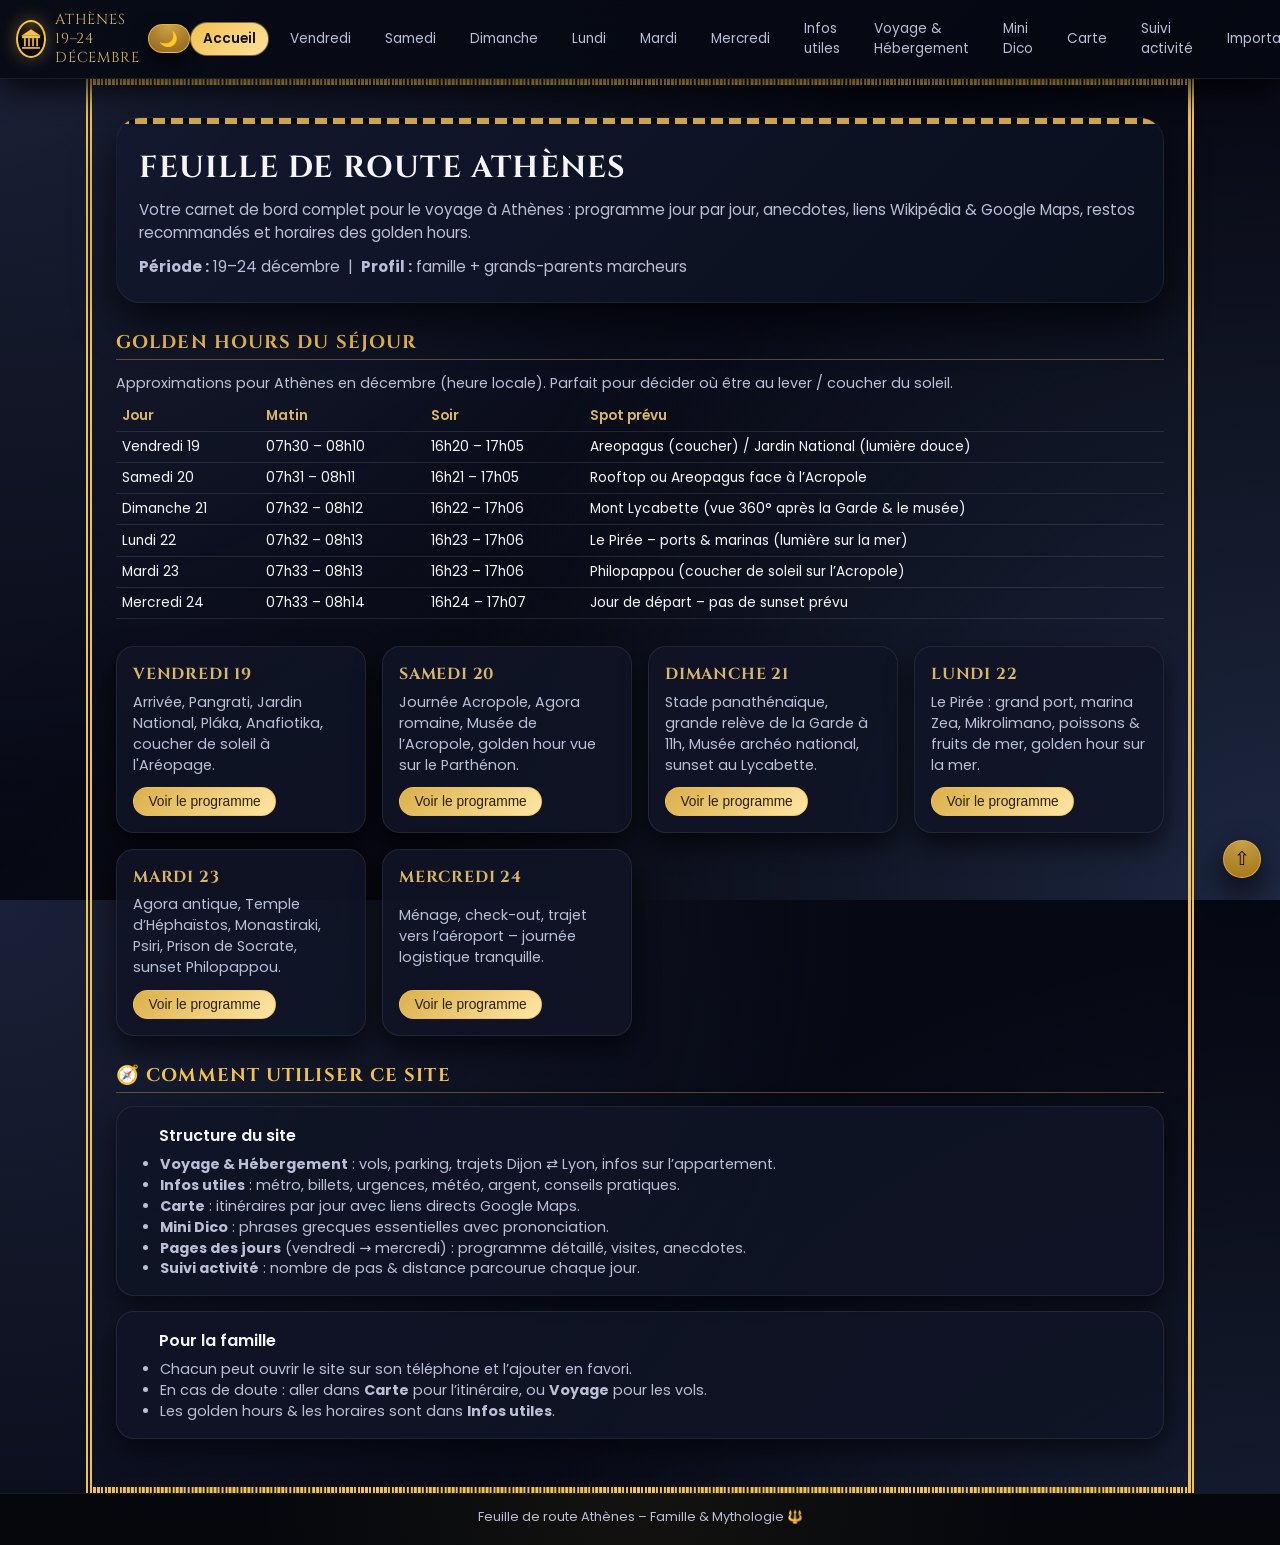
<file: index.html>
<!DOCTYPE html>
<html lang="fr">
<head>
  <meta charset="UTF-8" />
  <title>Athènes – Feuille de route</title>
  <meta name="viewport" content="width=device-width, initial-scale=1.0" />
  <link rel="stylesheet" href="style.css" />
  <script src="script.js" defer></script>
<link rel="icon" type="image/x-icon" href="images/athene.ico">
<link rel="manifest" href="manifest.json">
<meta name="theme-color" content="#0d1220">

<link rel="apple-touch-icon" href="images/athene-192.png">
<meta name="apple-mobile-web-app-capable" content="yes">
<meta name="apple-mobile-web-app-status-bar-style" content="black">
</head>
<body>
  <header class="site-header">
  <div class="logo">
    <span class="logo-symbol" aria-hidden="true">
      <svg viewBox="0 0 64 64" class="logo-temple">
        <!-- toit -->
        <polygon points="8,24 32,8 56,24" />
        <!-- entablement -->
        <rect x="10" y="24" width="44" height="6" />
        <!-- colonnes -->
        <rect x="15" y="30" width="4" height="20" />
        <rect x="25" y="30" width="4" height="20" />
        <rect x="35" y="30" width="4" height="20" />
        <rect x="45" y="30" width="4" height="20" />
        <!-- base -->
        <rect x="10" y="52" width="44" height="4" />
      </svg>
    </span>
    <span class="logo-text">Athènes 19–24 décembre</span>
  </div>

  <div class="header-controls">
    <button class="theme-toggle" aria-label="Changer de thème">
      🌙
    </button>
    <button class="nav-toggle" aria-label="Ouvrir le menu">
      ☰
    </button>
  </div>

  <nav class="site-nav">
    <a href="index.html"class="active">Accueil</a>
    <a href="vendredi.html">Vendredi</a>
    <a href="samedi.html">Samedi</a>
    <a href="dimanche.html">Dimanche</a>
    <a href="lundi.html">Lundi</a>
    <a href="mardi.html">Mardi</a>
    <a href="mercredi.html">Mercredi</a>
    <a href="infos.html" >Infos utiles</a>
    <a href="voyage.html">Voyage &amp; Hébergement</a>
    <a href="dico.html" >Mini Dico</a>
    <a href="carte.html">Carte</a>
    <a href="activite.html">Suivi activité</a>
    <a href="important.html">Important</a>
  </nav>
</header>


<div class="page-frame">
  <main class="container">
    <section class="hero">
      <h1>Feuille de route Athènes</h1>
      <p>
        Votre carnet de bord complet pour le voyage à Athènes :
        programme jour par jour, anecdotes, liens Wikipédia &amp; Google Maps,
        restos recommandés et horaires des golden hours.
      </p>
      <p class="hero-sub">
        <strong>Période :</strong> 19–24 décembre &nbsp;|&nbsp;
        <strong>Profil :</strong> famille + grands-parents marcheurs
      </p>
    </section>

    <!-- GOLDEN HOURS -->
    <section class="timeline">
      <h2>Golden Hours du séjour</h2>
      <p style="color: var(--text-muted); font-size: 0.9rem; margin-bottom: 0.4rem;">
        Approximations pour Athènes en décembre (heure locale). Parfait pour
        décider où être au lever / coucher du soleil.
      </p>
      <table class="golden-table">
        <thead>
          <tr>
            <th>Jour</th>
            <th>Matin</th>
            <th>Soir</th>
            <th>Spot prévu</th>
          </tr>
        </thead>
        <tbody>
          <tr>
            <td>Vendredi 19</td>
            <td>07h30 – 08h10</td>
            <td>16h20 – 17h05</td>
            <td>Areopagus (coucher) / Jardin National (lumière douce)</td>
          </tr>
          <tr>
            <td>Samedi 20</td>
            <td>07h31 – 08h11</td>
            <td>16h21 – 17h05</td>
            <td>Rooftop ou Areopagus face à l’Acropole</td>
          </tr>
          <tr>
            <td>Dimanche 21</td>
            <td>07h32 – 08h12</td>
            <td>16h22 – 17h06</td>
            <td>Mont Lycabette (vue 360° après la Garde &amp; le musée)</td>
          </tr>
          <tr>
            <td>Lundi 22</td>
            <td>07h32 – 08h13</td>
            <td>16h23 – 17h06</td>
            <td>Le Pirée – ports &amp; marinas (lumière sur la mer)</td>
          </tr>
          <tr>
            <td>Mardi 23</td>
            <td>07h33 – 08h13</td>
            <td>16h23 – 17h06</td>
            <td>Philopappou (coucher de soleil sur l’Acropole)</td>
          </tr>
          <tr>
            <td>Mercredi 24</td>
            <td>07h33 – 08h14</td>
            <td>16h24 – 17h07</td>
            <td>Jour de départ – pas de sunset prévu</td>
          </tr>
        </tbody>
      </table>
    </section>

    <!-- CARTES JOUR PAR JOUR -->
    <section class="day-grid">
      <article class="day-card">
        <h2>Vendredi 19</h2>
        <p>Arrivée, Pangrati, Jardin National, Pláka, Anafiotika, coucher de soleil à l'Aréopage.</p>
        <button onclick="location.href='vendredi.html'">Voir le programme</button>
      </article>

      <article class="day-card">
        <h2>Samedi 20</h2>
        <p>Journée Acropole, Agora romaine, Musée de l’Acropole, golden hour vue sur le Parthénon.</p>
        <button onclick="location.href='samedi.html'">Voir le programme</button>
      </article>

      <article class="day-card">
        <h2>Dimanche 21</h2>
        <p>Stade panathénaïque, grande relève de la Garde à 11h, Musée archéo national, sunset au Lycabette.</p>
        <button onclick="location.href='dimanche.html'">Voir le programme</button>
      </article>

      <article class="day-card">
        <h2>Lundi 22</h2>
        <p>Le Pirée : grand port, marina Zea, Mikrolimano, poissons &amp; fruits de mer, golden hour sur la mer.</p>
        <button onclick="location.href='lundi.html'">Voir le programme</button>
      </article>

      <article class="day-card">
        <h2>Mardi 23</h2>
        <p>Agora antique, Temple d’Héphaïstos, Monastiraki, Psiri, Prison de Socrate, sunset Philopappou.</p>
        <button onclick="location.href='mardi.html'">Voir le programme</button>
      </article>

      <article class="day-card">
        <h2>Mercredi 24</h2>
        <p>Ménage, check-out, trajet vers l’aéroport – journée logistique tranquille.</p>
        <button onclick="location.href='mercredi.html'">Voir le programme</button>
      </article>
    </section>
    <section class="timeline">
        <h2>🧭 Comment utiliser ce site</h2>
      
        <article class="info-block">
          <h3>Structure du site</h3>
          <ul>
            <li><strong>Voyage & Hébergement</strong> : vols, parking, trajets Dijon ⇄ Lyon, infos sur l’appartement.</li>
            <li><strong>Infos utiles</strong> : métro, billets, urgences, météo, argent, conseils pratiques.</li>
            <li><strong>Carte</strong> : itinéraires par jour avec liens directs Google Maps.</li>
            <li><strong>Mini Dico</strong> : phrases grecques essentielles avec prononciation.</li>
            <li><strong>Pages des jours</strong> (vendredi → mercredi) : programme détaillé, visites, anecdotes.</li>
            <li><strong>Suivi activité</strong> : nombre de pas & distance parcourue chaque jour.</li>
          </ul>
        </article>
      
        <article class="info-block">
          <h3>Pour la famille</h3>
          <ul>
            <li>Chacun peut ouvrir le site sur son téléphone et l’ajouter en favori.</li>
            <li>En cas de doute : aller dans <strong>Carte</strong> pour l’itinéraire, ou <strong>Voyage</strong> pour les vols.</li>
            <li>Les golden hours & les horaires sont dans <strong>Infos utiles</strong>.</li>
          </ul>
        </article>
      </section>
      
  </main>
</div>

  <button class="scroll-top" aria-label="Revenir en haut">&#8679;</button>

  <footer class="site-footer">
    <p>Feuille de route Athènes – Famille &amp; Mythologie 🔱</p>
  </footer>
</body>
</html>
</file>
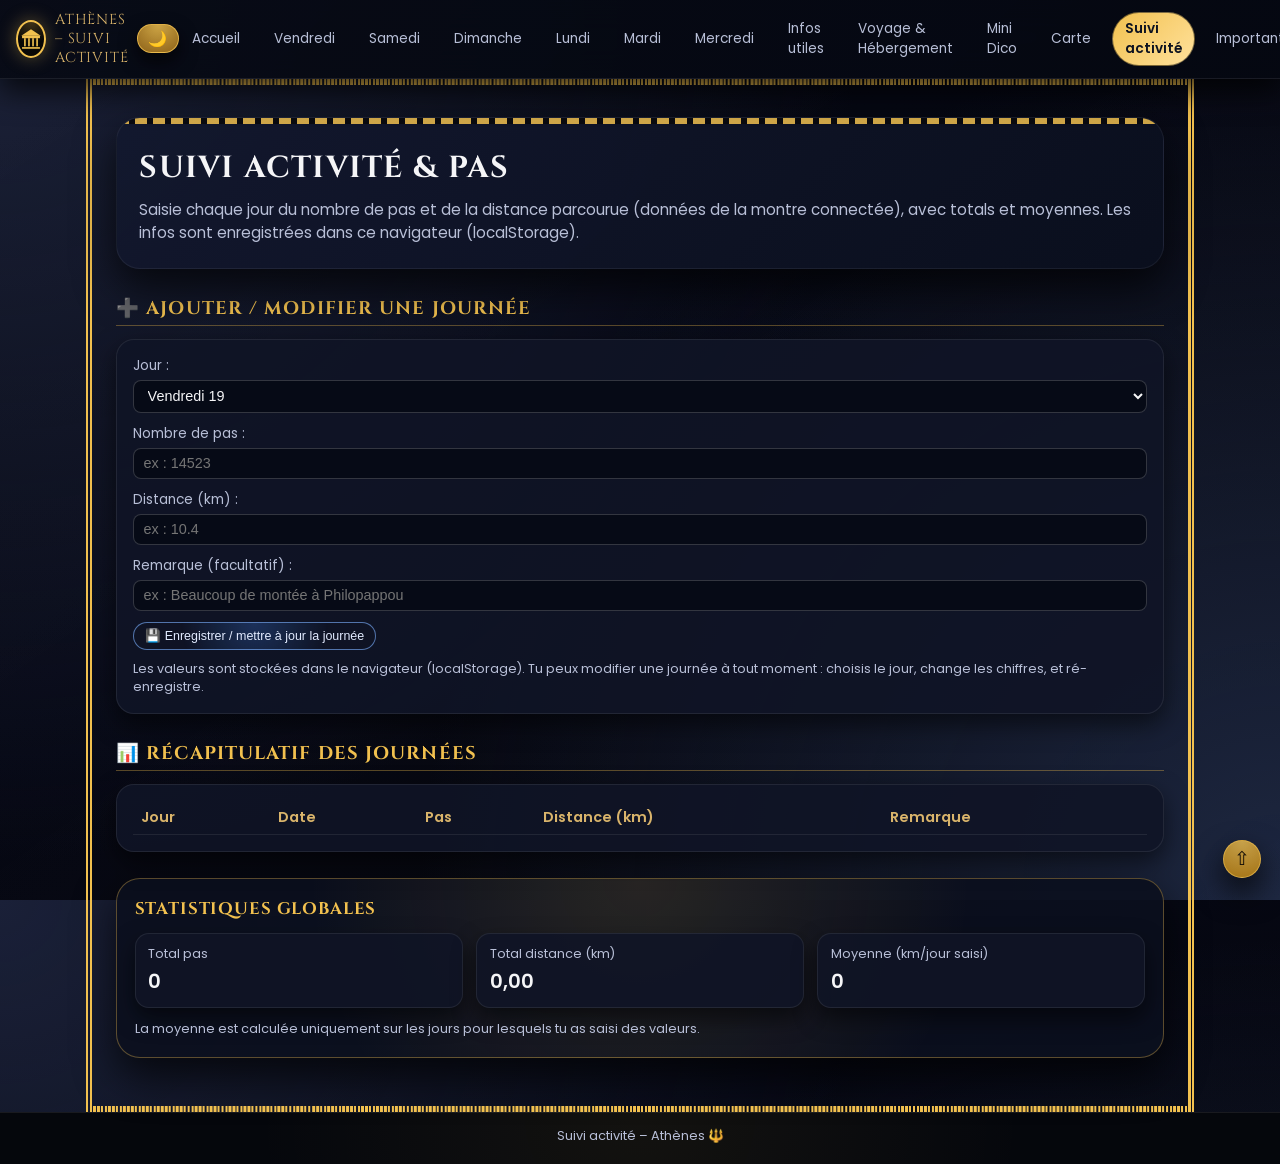
<file: activite.html>
<!DOCTYPE html>
<html lang="fr" data-theme="dark">
<head>
  <meta charset="UTF-8" />
  <title>Suivi activité – Athènes</title>
  <meta name="viewport" content="width=device-width, initial-scale=1.0" />
  <link rel="stylesheet" href="style.css" />
  <script src="script.js" defer></script>
<link rel="icon" type="image/x-icon" href="images/athene.ico">
<link rel="manifest" href="manifest.json">
<meta name="theme-color" content="#0d1220">

<link rel="apple-touch-icon" href="athene-192.png">
<meta name="apple-mobile-web-app-capable" content="yes">
<meta name="apple-mobile-web-app-status-bar-style" content="black">

</head>

<body>

<header class="site-header">
  <div class="logo">
    <span class="logo-symbol" aria-hidden="true">
      <svg viewBox="0 0 64 64" class="logo-temple">
        <polygon points="8,24 32,8 56,24" />
        <rect x="10" y="24" width="44" height="6" />
        <rect x="15" y="30" width="4" height="20" />
        <rect x="25" y="30" width="4" height="20" />
        <rect x="35" y="30" width="4" height="20" />
        <rect x="45" y="30" width="4" height="20" />
        <rect x="10" y="52" width="44" height="4" />
      </svg>
    </span>
    <span class="logo-text">Athènes – Suivi activité</span>
  </div>

  <div class="header-controls">
    <button class="theme-toggle" aria-label="Changer de thème">🌙</button>
    <button class="nav-toggle" aria-label="Ouvrir le menu">☰</button>
  </div>

  <nav class="site-nav">
    <a href="index.html">Accueil</a>
    <a href="vendredi.html">Vendredi</a>
    <a href="samedi.html">Samedi</a>
    <a href="dimanche.html">Dimanche</a>
    <a href="lundi.html">Lundi</a>
    <a href="mardi.html">Mardi</a>
    <a href="mercredi.html">Mercredi</a>
    <a href="infos.html">Infos utiles</a>
    <a href="voyage.html">Voyage &amp; Hébergement</a>
    <a href="dico.html">Mini Dico</a>
    <a href="carte.html">Carte</a>
    <a href="activite.html" class="active">Suivi activité</a>
    <a href="important.html">Important</a>
  </nav>
</header>

<div class="page-frame">
  <main class="container">

    <!-- HERO -->
    <section class="hero day-hero">
      <h1>Suivi activité &amp; pas</h1>
      <p>
        Saisie chaque jour du nombre de pas et de la distance parcourue (données de la montre connectée),
        avec totals et moyennes. Les infos sont enregistrées dans ce navigateur (localStorage).
      </p>
    </section>

    <!-- FORMULAIRE -->
    <section class="timeline">
      <h2>➕ Ajouter / modifier une journée</h2>

      <article class="info-block">
        <form id="activity-form">
          <div class="input-row">
            <label for="day">Jour :</label>
            <select id="day" required>
              <option value="2025-12-19">Vendredi 19</option>
              <option value="2025-12-20">Samedi 20</option>
              <option value="2025-12-21">Dimanche 21</option>
              <option value="2025-12-22">Lundi 22</option>
              <option value="2025-12-23">Mardi 23</option>
              <option value="2025-12-24">Mercredi 24</option>
            </select>
          </div>

          <div class="input-row">
            <label for="steps">Nombre de pas :</label>
            <input type="number" id="steps" min="0" step="1" placeholder="ex : 14523" required />
          </div>

          <div class="input-row">
            <label for="distance">Distance (km) :</label>
            <input type="number" id="distance" min="0" step="0.01" placeholder="ex : 10.4" required />
          </div>

          <div class="input-row">
            <label for="notes">Remarque (facultatif) :</label>
            <input type="text" id="notes" maxlength="80" placeholder="ex : Beaucoup de montée à Philopappou" />
          </div>

          <button type="submit" class="btn-link">
            💾 Enregistrer / mettre à jour la journée
          </button>
        </form>

        <p style="margin-top:0.6rem;font-size:0.8rem;color:var(--text-muted);">
          Les valeurs sont stockées dans le navigateur (localStorage). Tu peux modifier une journée
          à tout moment : choisis le jour, change les chiffres, et ré-enregistre.
        </p>
      </article>
    </section>

    <!-- TABLEAU -->
    <section class="timeline">
      <h2>📊 Récapitulatif des journées</h2>

      <article class="info-block">
        <table class="stats-table" id="activity-table">
          <thead>
            <tr>
              <th>Jour</th>
              <th>Date</th>
              <th>Pas</th>
              <th>Distance (km)</th>
              <th>Remarque</th>
            </tr>
          </thead>
          <tbody>
            <!-- lignes générées en JS -->
          </tbody>
        </table>
      </article>
    </section>

    <!-- STATS -->
    <section class="summary">
      <h2>Statistiques globales</h2>
      <div class="stats-grid">
        <div class="stat-card">
          <div class="stat-label">Total pas</div>
          <div class="stat-value" id="total-steps">0</div>
        </div>
        <div class="stat-card">
          <div class="stat-label">Total distance (km)</div>
          <div class="stat-value" id="total-distance">0</div>
        </div>
        <div class="stat-card">
          <div class="stat-label">Moyenne (km/jour saisi)</div>
          <div class="stat-value" id="avg-distance">0</div>
        </div>
      </div>
      <p style="margin-top:0.7rem;font-size:0.8rem;color:var(--text-muted);">
        La moyenne est calculée uniquement sur les jours pour lesquels tu as saisi des valeurs.
      </p>
    </section>

  </main>
</div>

<button class="scroll-top" aria-label="Revenir en haut">&#8679;</button>

<footer class="site-footer">
  <p>Suivi activité – Athènes 🔱</p>
</footer>

<!-- SCRIPT SPECIFIQUE A LA PAGE -->
<script>
(function() {
  const STORAGE_KEY = "athenes_activity";

  const form = document.getElementById("activity-form");
  const daySelect = document.getElementById("day");
  const stepsInput = document.getElementById("steps");
  const distanceInput = document.getElementById("distance");
  const notesInput = document.getElementById("notes");

  const tableBody = document.querySelector("#activity-table tbody");
  const totalStepsEl = document.getElementById("total-steps");
  const totalDistanceEl = document.getElementById("total-distance");
  const avgDistanceEl = document.getElementById("avg-distance");

  function loadData() {
    try {
      const raw = localStorage.getItem(STORAGE_KEY);
      if (!raw) return {};
      return JSON.parse(raw) || {};
    } catch (e) {
      console.error("Erreur lecture localStorage", e);
      return {};
    }
  }

  function saveData(data) {
    try {
      localStorage.setItem(STORAGE_KEY, JSON.stringify(data));
    } catch (e) {
      console.error("Erreur écriture localStorage", e);
    }
  }

  function formatDayLabel(dateStr) {
    const map = {
      "2025-12-19": "Vendredi 19",
      "2025-12-20": "Samedi 20",
      "2025-12-21": "Dimanche 21",
      "2025-12-22": "Lundi 22",
      "2025-12-23": "Mardi 23",
      "2025-12-24": "Mercredi 24"
    };
    return map[dateStr] || dateStr;
  }

  function renderTable() {
    const data = loadData();
    tableBody.innerHTML = "";
    let totalSteps = 0;
    let totalDistance = 0;
    let countDays = 0;

    const keys = Object.keys(data).sort();

    keys.forEach(dateKey => {
      const entry = data[dateKey];
      const tr = document.createElement("tr");

      const labelCell = document.createElement("td");
      labelCell.textContent = formatDayLabel(dateKey);

      const dateCell = document.createElement("td");
      dateCell.textContent = dateKey;

      const stepsCell = document.createElement("td");
      stepsCell.textContent = entry.steps ?? "";

      const distanceCell = document.createElement("td");
      distanceCell.textContent = entry.distance ?? "";

      const notesCell = document.createElement("td");
      notesCell.textContent = entry.notes ?? "";

      tr.appendChild(labelCell);
      tr.appendChild(dateCell);
      tr.appendChild(stepsCell);
      tr.appendChild(distanceCell);
      tr.appendChild(notesCell);

      tableBody.appendChild(tr);

      if (typeof entry.steps === "number") {
        totalSteps += entry.steps;
      }
      if (typeof entry.distance === "number") {
        totalDistance += entry.distance;
        countDays += 1;
      }
    });

    totalStepsEl.textContent = totalSteps.toLocaleString("fr-FR");
    totalDistanceEl.textContent = totalDistance.toFixed(2).replace(".", ",");
    avgDistanceEl.textContent =
      countDays > 0
        ? (totalDistance / countDays).toFixed(2).replace(".", ",")
        : "0";
  }

  form.addEventListener("submit", function(e) {
    e.preventDefault();
    const day = daySelect.value;
    const steps = parseInt(stepsInput.value, 10);
    const distance = parseFloat(distanceInput.value.replace(",", "."));
    const notes = notesInput.value.trim();

    if (!day || isNaN(steps) || isNaN(distance)) {
      alert("Merci de remplir au moins jour, pas et distance.");
      return;
    }

    const data = loadData();
    data[day] = {
      steps: steps,
      distance: distance,
      notes: notes
    };
    saveData(data);
    renderTable();
  });

  // Quand on change de jour, si des données existent, on les charge dans le formulaire
  daySelect.addEventListener("change", function() {
    const data = loadData();
    const entry = data[daySelect.value];
    if (entry) {
      stepsInput.value = entry.steps ?? "";
      distanceInput.value = entry.distance ?? "";
      notesInput.value = entry.notes ?? "";
    } else {
      stepsInput.value = "";
      distanceInput.value = "";
      notesInput.value = "";
    }
  });

  // Init
  renderTable();
  daySelect.dispatchEvent(new Event("change"));
})();
</script>

</body>
</html>
</file>
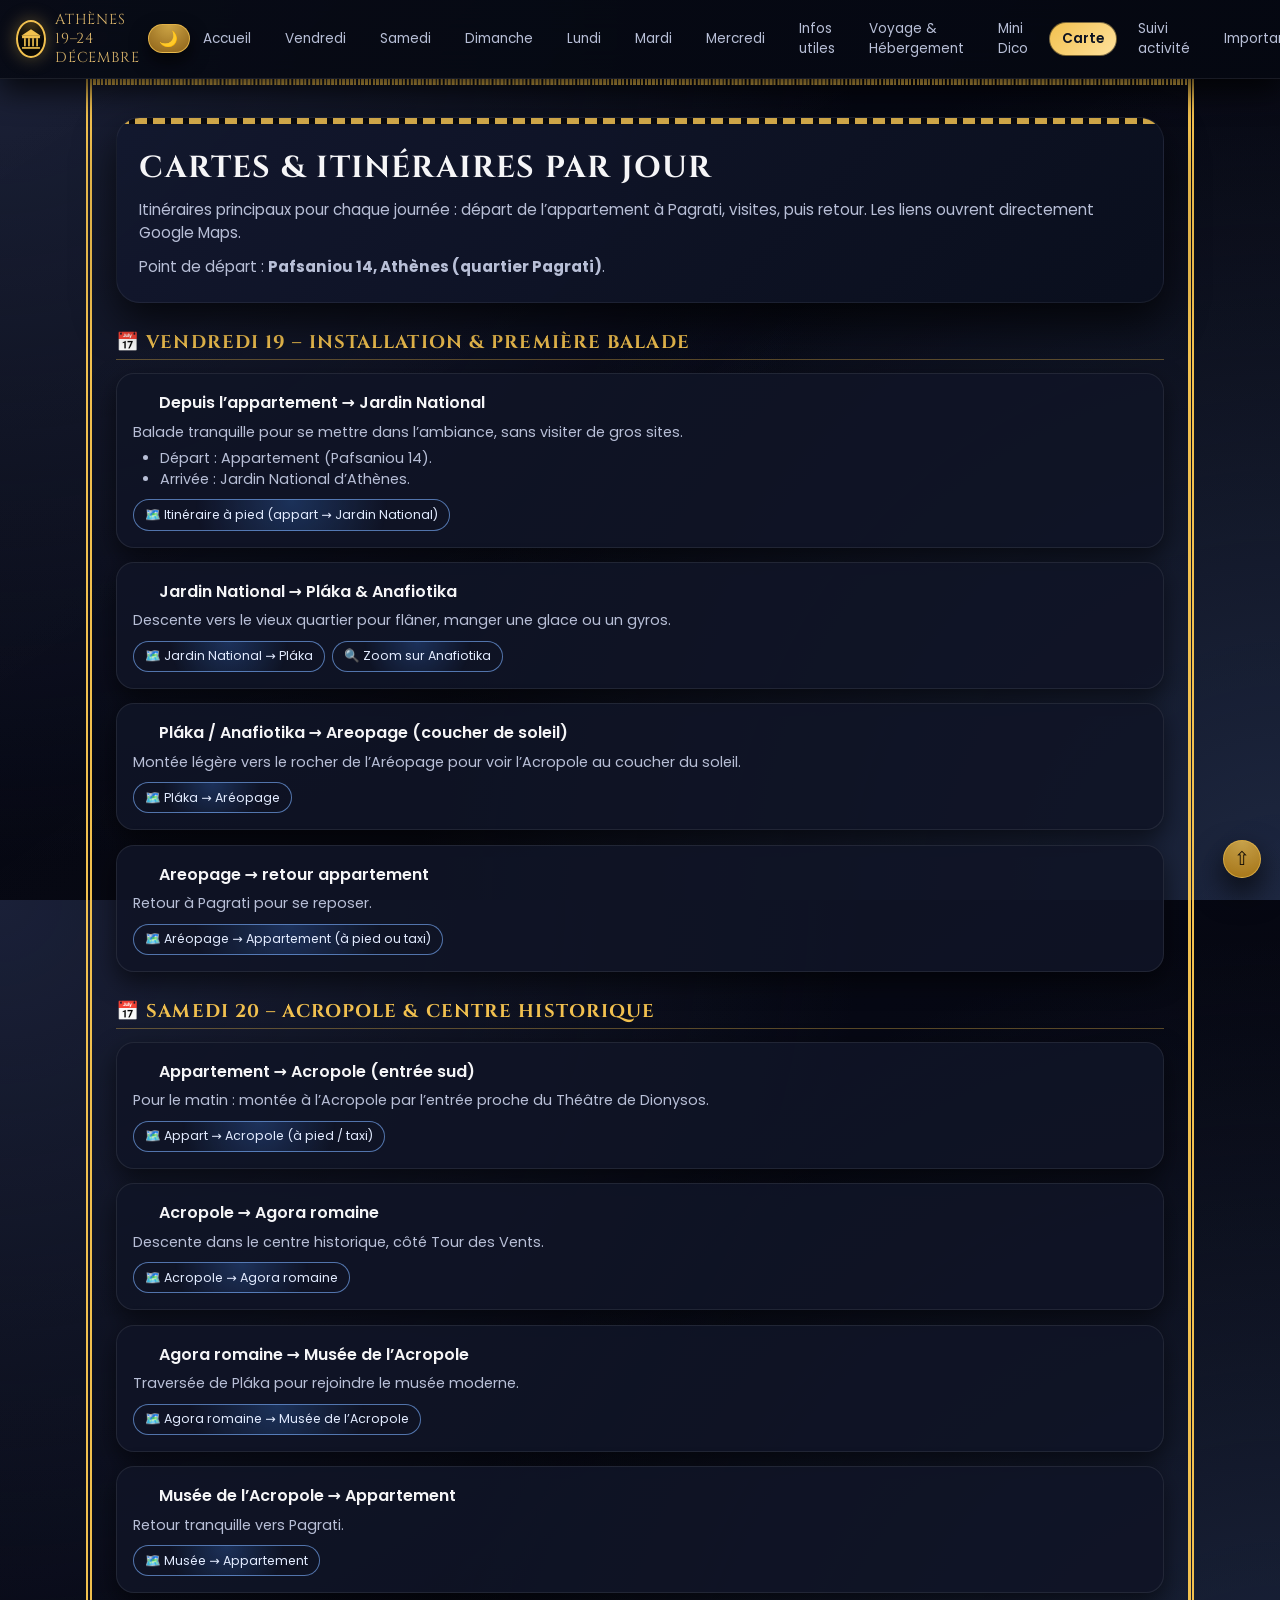
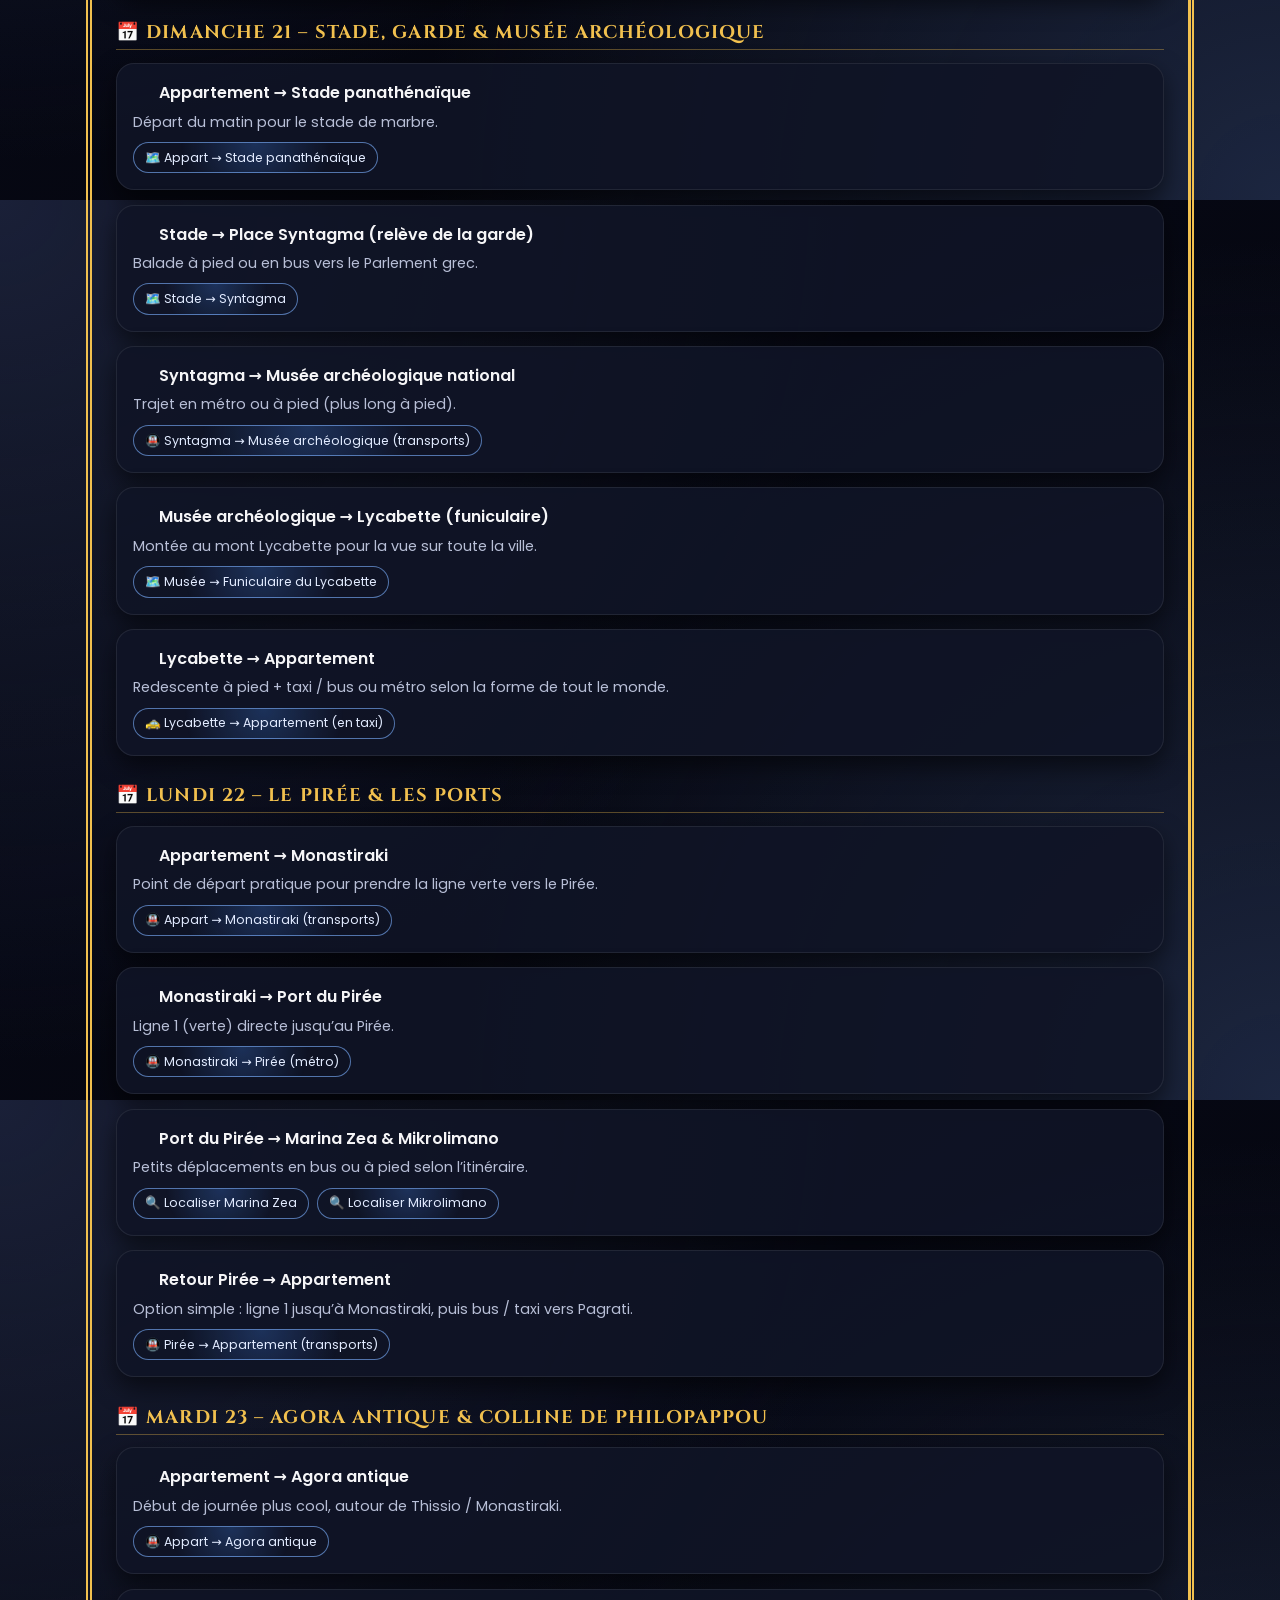
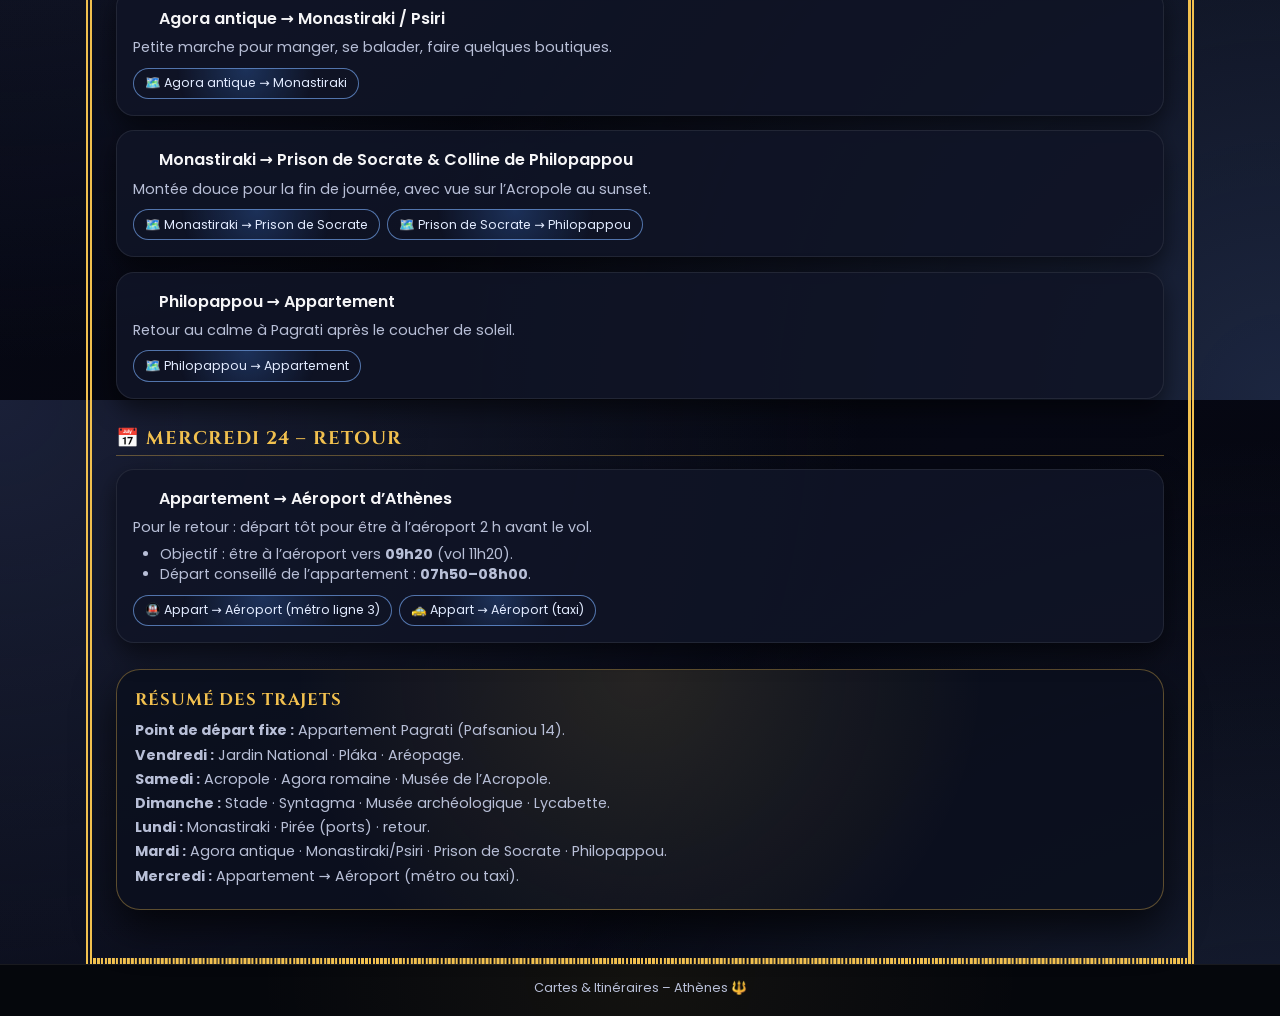
<file: carte.html>
<!DOCTYPE html>
<html lang="fr" data-theme="dark">
<head>
  <meta charset="UTF-8" />
  <title>Cartes & Itinéraires – Athènes</title>
  <meta name="viewport" content="width=device-width, initial-scale=1.0" />
  <link rel="stylesheet" href="style.css" />
  <script src="script.js" defer></script>
<link rel="icon" type="image/x-icon" href="images/athene.ico">
<link rel="manifest" href="manifest.json">
<meta name="theme-color" content="#0d1220">

<link rel="apple-touch-icon" href="athene-192.png">
<meta name="apple-mobile-web-app-capable" content="yes">
<meta name="apple-mobile-web-app-status-bar-style" content="black">
</head>

<body>

<header class="site-header">
  <div class="logo">
    <span class="logo-symbol" aria-hidden="true">
      <svg viewBox="0 0 64 64" class="logo-temple">
        <polygon points="8,24 32,8 56,24" />
        <rect x="10" y="24" width="44" height="6" />
        <rect x="15" y="30" width="4" height="20" />
        <rect x="25" y="30" width="4" height="20" />
        <rect x="35" y="30" width="4" height="20" />
        <rect x="45" y="30" width="4" height="20" />
        <rect x="10" y="52" width="44" height="4" />
      </svg>
    </span>
    <span class="logo-text">Athènes 19–24 décembre</span>
  </div>

  <div class="header-controls">
    <button class="theme-toggle" aria-label="Changer de thème">🌙</button>
    <button class="nav-toggle" aria-label="Ouvrir le menu">☰</button>
  </div>

  <nav class="site-nav">
    <a href="index.html">Accueil</a>
    <a href="vendredi.html">Vendredi</a>
    <a href="samedi.html">Samedi</a>
    <a href="dimanche.html">Dimanche</a>
    <a href="lundi.html">Lundi</a>
    <a href="mardi.html">Mardi</a>
    <a href="mercredi.html">Mercredi</a>
    <a href="infos.html">Infos utiles</a>
    <a href="voyage.html">Voyage &amp; Hébergement</a>
    <a href="dico.html">Mini Dico</a>
    <a href="carte.html" class="active">Carte</a>
    <a href="activite.html">Suivi activité</a>
    <a href="important.html">Important</a>
  </nav>
</header>

<div class="page-frame">
  <main class="container">

    <!-- HERO -->
    <section class="hero day-hero">
      <h1>Cartes & itinéraires par jour</h1>
      <p>
        Itinéraires principaux pour chaque journée : départ de l’appartement à Pagrati,
        visites, puis retour. Les liens ouvrent directement Google Maps.
      </p>
      <p class="hero-sub">
        Point de départ : <strong>Pafsaniou 14, Athènes (quartier Pagrati)</strong>.
      </p>
    </section>

    <!-- VENDREDI -->
    <section class="timeline">
      <h2>📅 Vendredi 19 – Installation & première balade</h2>

      <article class="info-block">
        <h3>Depuis l’appartement → Jardin National</h3>
        <p>Balade tranquille pour se mettre dans l’ambiance, sans visiter de gros sites.</p>
        <ul>
          <li>Départ : Appartement (Pafsaniou 14).</li>
          <li>Arrivée : Jardin National d’Athènes.</li>
        </ul>
        <div class="link-row">
          <a class="btn-link" target="_blank"
             href="https://www.google.com/maps/dir/?api=1&origin=Pafsaniou+14+Athens&destination=National+Garden+Athens&travelmode=walking">
            🗺️ Itinéraire à pied (appart → Jardin National)
          </a>
        </div>
      </article>

      <article class="info-block">
        <h3>Jardin National → Pláka & Anafiotika</h3>
        <p>Descente vers le vieux quartier pour flâner, manger une glace ou un gyros.</p>
        <div class="link-row">
          <a class="btn-link" target="_blank"
             href="https://www.google.com/maps/dir/?api=1&origin=National+Garden+Athens&destination=Plaka+Athens&travelmode=walking">
            🗺️ Jardin National → Pláka
          </a>
          <a class="btn-link" target="_blank"
             href="https://www.google.com/maps/search/?api=1&query=Anafiotika+Athens">
            🔍 Zoom sur Anafiotika
          </a>
        </div>
      </article>

      <article class="info-block">
        <h3>Pláka / Anafiotika → Areopage (coucher de soleil)</h3>
        <p>Montée légère vers le rocher de l’Aréopage pour voir l’Acropole au coucher du soleil.</p>
        <div class="link-row">
          <a class="btn-link" target="_blank"
             href="https://www.google.com/maps/dir/?api=1&origin=Plaka+Athens&destination=Areopagus+Athens&travelmode=walking">
            🗺️ Pláka → Aréopage
          </a>
        </div>
      </article>

      <article class="info-block">
        <h3>Areopage → retour appartement</h3>
        <p>Retour à Pagrati pour se reposer.</p>
        <div class="link-row">
          <a class="btn-link" target="_blank"
             href="https://www.google.com/maps/dir/?api=1&origin=Areopagus+Athens&destination=Pafsaniou+14+Athens&travelmode=walking">
            🗺️ Aréopage → Appartement (à pied ou taxi)
          </a>
        </div>
      </article>
    </section>

    <!-- SAMEDI -->
    <section class="timeline">
      <h2>📅 Samedi 20 – Acropole & centre historique</h2>

      <article class="info-block">
        <h3>Appartement → Acropole (entrée sud)</h3>
        <p>Pour le matin : montée à l’Acropole par l’entrée proche du Théâtre de Dionysos.</p>
        <div class="link-row">
          <a class="btn-link" target="_blank"
             href="https://www.google.com/maps/dir/?api=1&origin=Pafsaniou+14+Athens&destination=Acropolis+of+Athens&travelmode=walking">
            🗺️ Appart → Acropole (à pied / taxi)
          </a>
        </div>
      </article>

      <article class="info-block">
        <h3>Acropole → Agora romaine</h3>
        <p>Descente dans le centre historique, côté Tour des Vents.</p>
        <div class="link-row">
          <a class="btn-link" target="_blank"
             href="https://www.google.com/maps/dir/?api=1&origin=Acropolis+of+Athens&destination=Roman+Agora,+Athens&travelmode=walking">
            🗺️ Acropole → Agora romaine
          </a>
        </div>
      </article>

      <article class="info-block">
        <h3>Agora romaine → Musée de l’Acropole</h3>
        <p>Traversée de Pláka pour rejoindre le musée moderne.</p>
        <div class="link-row">
          <a class="btn-link" target="_blank"
             href="https://www.google.com/maps/dir/?api=1&origin=Roman+Agora,+Athens&destination=Acropolis+Museum&travelmode=walking">
            🗺️ Agora romaine → Musée de l’Acropole
          </a>
        </div>
      </article>

      <article class="info-block">
        <h3>Musée de l’Acropole → Appartement</h3>
        <p>Retour tranquille vers Pagrati.</p>
        <div class="link-row">
          <a class="btn-link" target="_blank"
             href="https://www.google.com/maps/dir/?api=1&origin=Acropolis+Museum&destination=Pafsaniou+14+Athens&travelmode=walking">
            🗺️ Musée → Appartement
          </a>
        </div>
      </article>
    </section>

    <!-- DIMANCHE -->
    <section class="timeline">
      <h2>📅 Dimanche 21 – Stade, Garde & Musée archéologique</h2>

      <article class="info-block">
        <h3>Appartement → Stade panathénaïque</h3>
        <p>Départ du matin pour le stade de marbre.</p>
        <div class="link-row">
          <a class="btn-link" target="_blank"
             href="https://www.google.com/maps/dir/?api=1&origin=Pafsaniou+14+Athens&destination=Panathenaic+Stadium&travelmode=walking">
            🗺️ Appart → Stade panathénaïque
          </a>
        </div>
      </article>

      <article class="info-block">
        <h3>Stade → Place Syntagma (relève de la garde)</h3>
        <p>Balade à pied ou en bus vers le Parlement grec.</p>
        <div class="link-row">
          <a class="btn-link" target="_blank"
             href="https://www.google.com/maps/dir/?api=1&origin=Panathenaic+Stadium&destination=Syntagma+Square,+Athens&travelmode=walking">
            🗺️ Stade → Syntagma
          </a>
        </div>
      </article>

      <article class="info-block">
        <h3>Syntagma → Musée archéologique national</h3>
        <p>Trajet en métro ou à pied (plus long à pied).</p>
        <div class="link-row">
          <a class="btn-link" target="_blank"
             href="https://www.google.com/maps/dir/?api=1&origin=Syntagma+Square,+Athens&destination=National+Archaeological+Museum,+Athens&travelmode=transit">
            🚇 Syntagma → Musée archéologique (transports)
          </a>
        </div>
      </article>

      <article class="info-block">
        <h3>Musée archéologique → Lycabette (funiculaire)</h3>
        <p>Montée au mont Lycabette pour la vue sur toute la ville.</p>
        <div class="link-row">
          <a class="btn-link" target="_blank"
             href="https://www.google.com/maps/dir/?api=1&origin=National+Archaeological+Museum,+Athens&destination=Lycabettus+Funicular&travelmode=walking">
            🗺️ Musée → Funiculaire du Lycabette
          </a>
        </div>
      </article>

      <article class="info-block">
        <h3>Lycabette → Appartement</h3>
        <p>Redescente à pied + taxi / bus ou métro selon la forme de tout le monde.</p>
        <div class="link-row">
          <a class="btn-link" target="_blank"
             href="https://www.google.com/maps/dir/?api=1&origin=Lycabettus+Hill,+Athens&destination=Pafsaniou+14+Athens&travelmode=driving">
            🚕 Lycabette → Appartement (en taxi)
          </a>
        </div>
      </article>
    </section>

    <!-- LUNDI -->
    <section class="timeline">
      <h2>📅 Lundi 22 – Le Pirée & les ports</h2>

      <article class="info-block">
        <h3>Appartement → Monastiraki</h3>
        <p>Point de départ pratique pour prendre la ligne verte vers le Pirée.</p>
        <div class="link-row">
          <a class="btn-link" target="_blank"
             href="https://www.google.com/maps/dir/?api=1&origin=Pafsaniou+14+Athens&destination=Monastiraki+Square,+Athens&travelmode=transit">
            🚇 Appart → Monastiraki (transports)
          </a>
        </div>
      </article>

      <article class="info-block">
        <h3>Monastiraki → Port du Pirée</h3>
        <p>Ligne 1 (verte) directe jusqu’au Pirée.</p>
        <div class="link-row">
          <a class="btn-link" target="_blank"
             href="https://www.google.com/maps/dir/?api=1&origin=Monastiraki+Station,+Athens&destination=Port+of+Piraeus&travelmode=transit">
            🚇 Monastiraki → Pirée (métro)
          </a>
        </div>
      </article>

      <article class="info-block">
        <h3>Port du Pirée → Marina Zea & Mikrolimano</h3>
        <p>Petits déplacements en bus ou à pied selon l’itinéraire.</p>
        <div class="link-row">
          <a class="btn-link" target="_blank"
             href="https://www.google.com/maps/search/?api=1&query=Zea+Marina+Piraeus">
            🔍 Localiser Marina Zea
          </a>
          <a class="btn-link" target="_blank"
             href="https://www.google.com/maps/search/?api=1&query=Mikrolimano+Piraeus">
            🔍 Localiser Mikrolimano
          </a>
        </div>
      </article>

      <article class="info-block">
        <h3>Retour Pirée → Appartement</h3>
        <p>Option simple : ligne 1 jusqu’à Monastiraki, puis bus / taxi vers Pagrati.</p>
        <div class="link-row">
          <a class="btn-link" target="_blank"
             href="https://www.google.com/maps/dir/?api=1&origin=Port+of+Piraeus&destination=Pafsaniou+14+Athens&travelmode=transit">
            🚇 Pirée → Appartement (transports)
          </a>
        </div>
      </article>
    </section>

    <!-- MARDI -->
    <section class="timeline">
      <h2>📅 Mardi 23 – Agora antique & colline de Philopappou</h2>

      <article class="info-block">
        <h3>Appartement → Agora antique</h3>
        <p>Début de journée plus cool, autour de Thissio / Monastiraki.</p>
        <div class="link-row">
          <a class="btn-link" target="_blank"
             href="https://www.google.com/maps/dir/?api=1&origin=Pafsaniou+14+Athens&destination=Ancient+Agora+of+Athens&travelmode=transit">
            🚇 Appart → Agora antique
          </a>
        </div>
      </article>

      <article class="info-block">
        <h3>Agora antique → Monastiraki / Psiri</h3>
        <p>Petite marche pour manger, se balader, faire quelques boutiques.</p>
        <div class="link-row">
          <a class="btn-link" target="_blank"
             href="https://www.google.com/maps/dir/?api=1&origin=Ancient+Agora+of+Athens&destination=Monastiraki+Square,+Athens&travelmode=walking">
            🗺️ Agora antique → Monastiraki
          </a>
        </div>
      </article>

      <article class="info-block">
        <h3>Monastiraki → Prison de Socrate & Colline de Philopappou</h3>
        <p>Montée douce pour la fin de journée, avec vue sur l’Acropole au sunset.</p>
        <div class="link-row">
          <a class="btn-link" target="_blank"
             href="https://www.google.com/maps/dir/?api=1&origin=Monastiraki+Square,+Athens&destination=Prison+of+Socrates,+Athens&travelmode=walking">
            🗺️ Monastiraki → Prison de Socrate
          </a>
          <a class="btn-link" target="_blank"
             href="https://www.google.com/maps/dir/?api=1&origin=Prison+of+Socrates,+Athens&destination=Philopappos+Monument&travelmode=walking">
            🗺️ Prison de Socrate → Philopappou
          </a>
        </div>
      </article>

      <article class="info-block">
        <h3>Philopappou → Appartement</h3>
        <p>Retour au calme à Pagrati après le coucher de soleil.</p>
        <div class="link-row">
          <a class="btn-link" target="_blank"
             href="https://www.google.com/maps/dir/?api=1&origin=Philopappos+Monument&destination=Pafsaniou+14+Athens&travelmode=walking">
            🗺️ Philopappou → Appartement
          </a>
        </div>
      </article>
    </section>

    <!-- MERCREDI -->
    <section class="timeline">
      <h2>📅 Mercredi 24 – Retour</h2>

      <article class="info-block">
        <h3>Appartement → Aéroport d’Athènes</h3>
        <p>Pour le retour : départ tôt pour être à l’aéroport 2 h avant le vol.</p>
        <ul>
          <li>Objectif : être à l’aéroport vers <strong>09h20</strong> (vol 11h20).</li>
          <li>Départ conseillé de l’appartement : <strong>07h50–08h00</strong>.</li>
        </ul>
        <div class="link-row">
          <a class="btn-link" target="_blank"
             href="https://www.google.com/maps/dir/?api=1&origin=Pafsaniou+14+Athens&destination=Athens+International+Airport&travelmode=transit">
            🚇 Appart → Aéroport (métro ligne 3)
          </a>
          <a class="btn-link" target="_blank"
             href="https://www.google.com/maps/dir/?api=1&origin=Pafsaniou+14+Athens&destination=Athens+International+Airport&travelmode=driving">
            🚕 Appart → Aéroport (taxi)
          </a>
        </div>
      </article>
    </section>

    <!-- RESUME -->
    <section class="summary">
      <h2>Résumé des trajets</h2>
      <ul class="summary-list">
        <li><strong>Point de départ fixe :</strong> Appartement Pagrati (Pafsaniou 14).</li>
        <li><strong>Vendredi :</strong> Jardin National · Pláka · Aréopage.</li>
        <li><strong>Samedi :</strong> Acropole · Agora romaine · Musée de l’Acropole.</li>
        <li><strong>Dimanche :</strong> Stade · Syntagma · Musée archéologique · Lycabette.</li>
        <li><strong>Lundi :</strong> Monastiraki · Pirée (ports) · retour.</li>
        <li><strong>Mardi :</strong> Agora antique · Monastiraki/Psiri · Prison de Socrate · Philopappou.</li>
        <li><strong>Mercredi :</strong> Appartement → Aéroport (métro ou taxi).</li>
      </ul>
    </section>

  </main>
</div>

<button class="scroll-top" aria-label="Revenir en haut">&#8679;</button>

<footer class="site-footer">
  <p>Cartes &amp; Itinéraires – Athènes 🔱</p>
</footer>

</body>
</html>
</file>
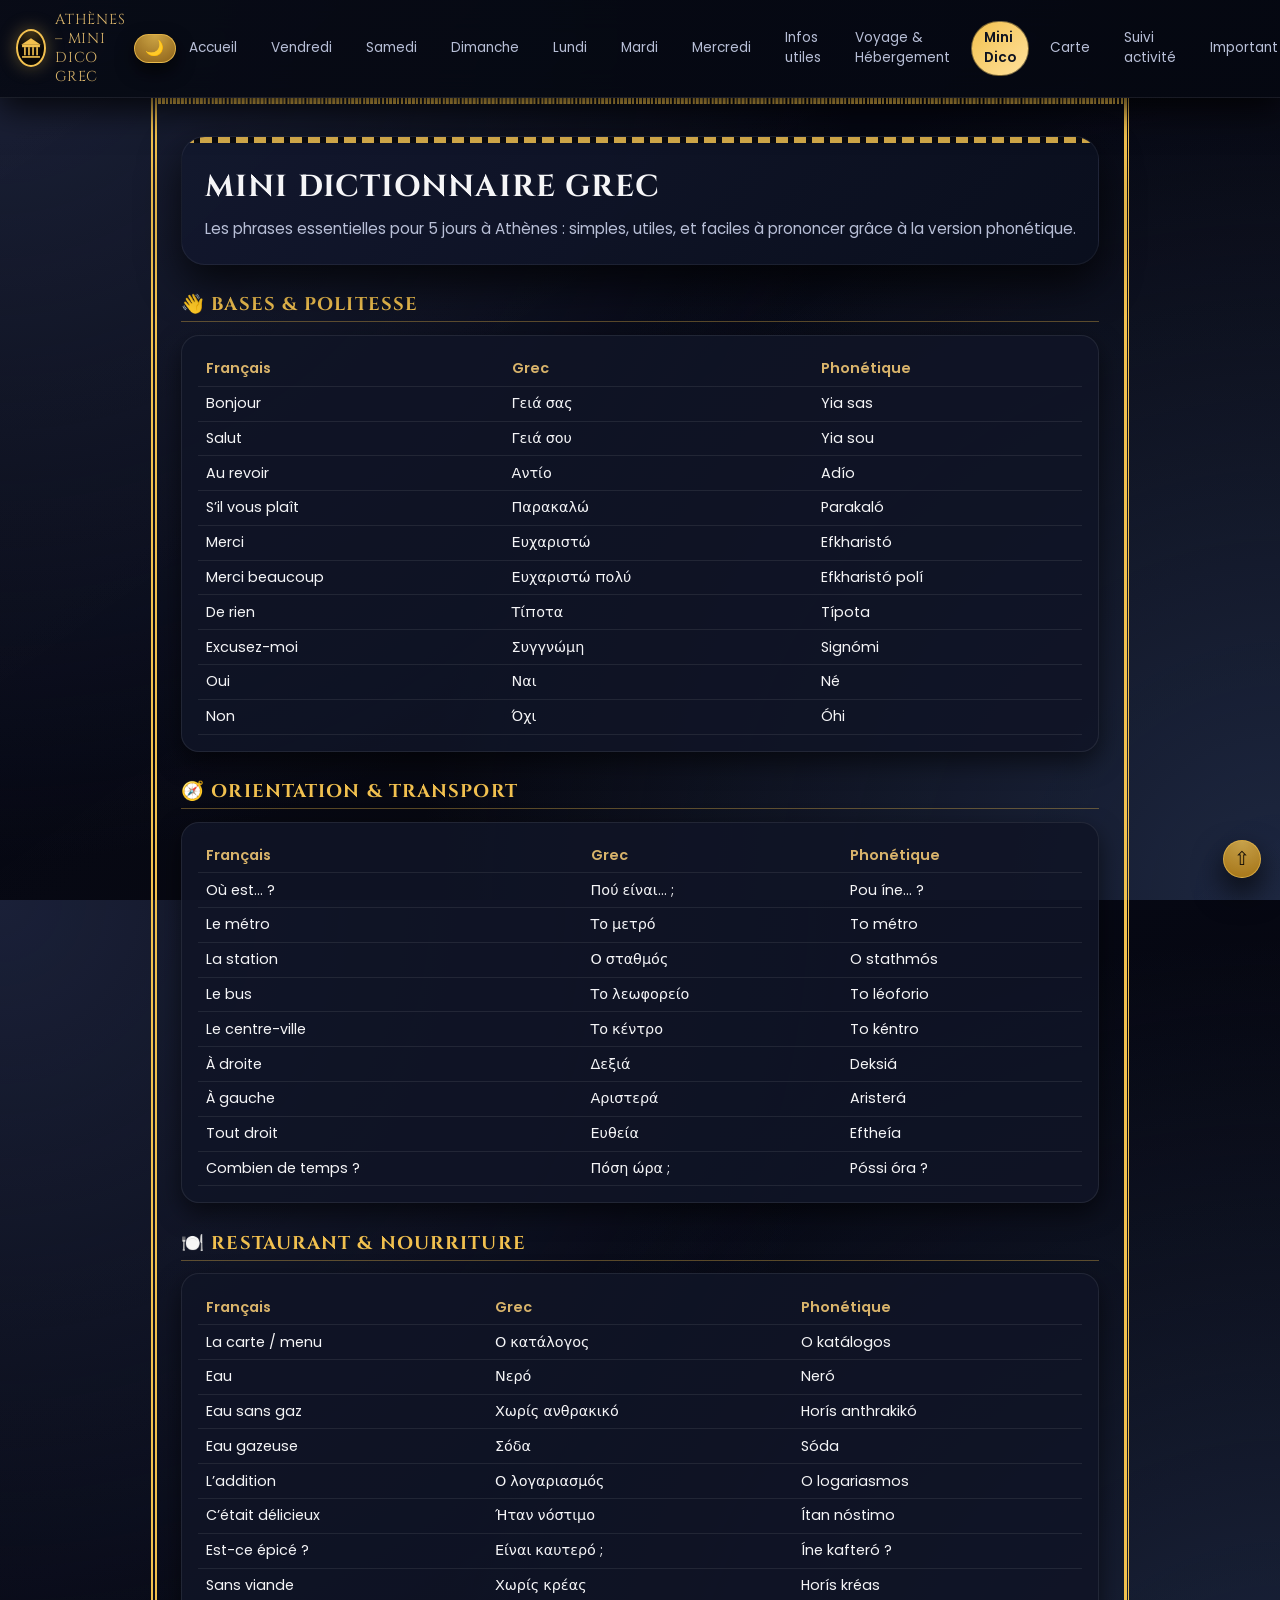
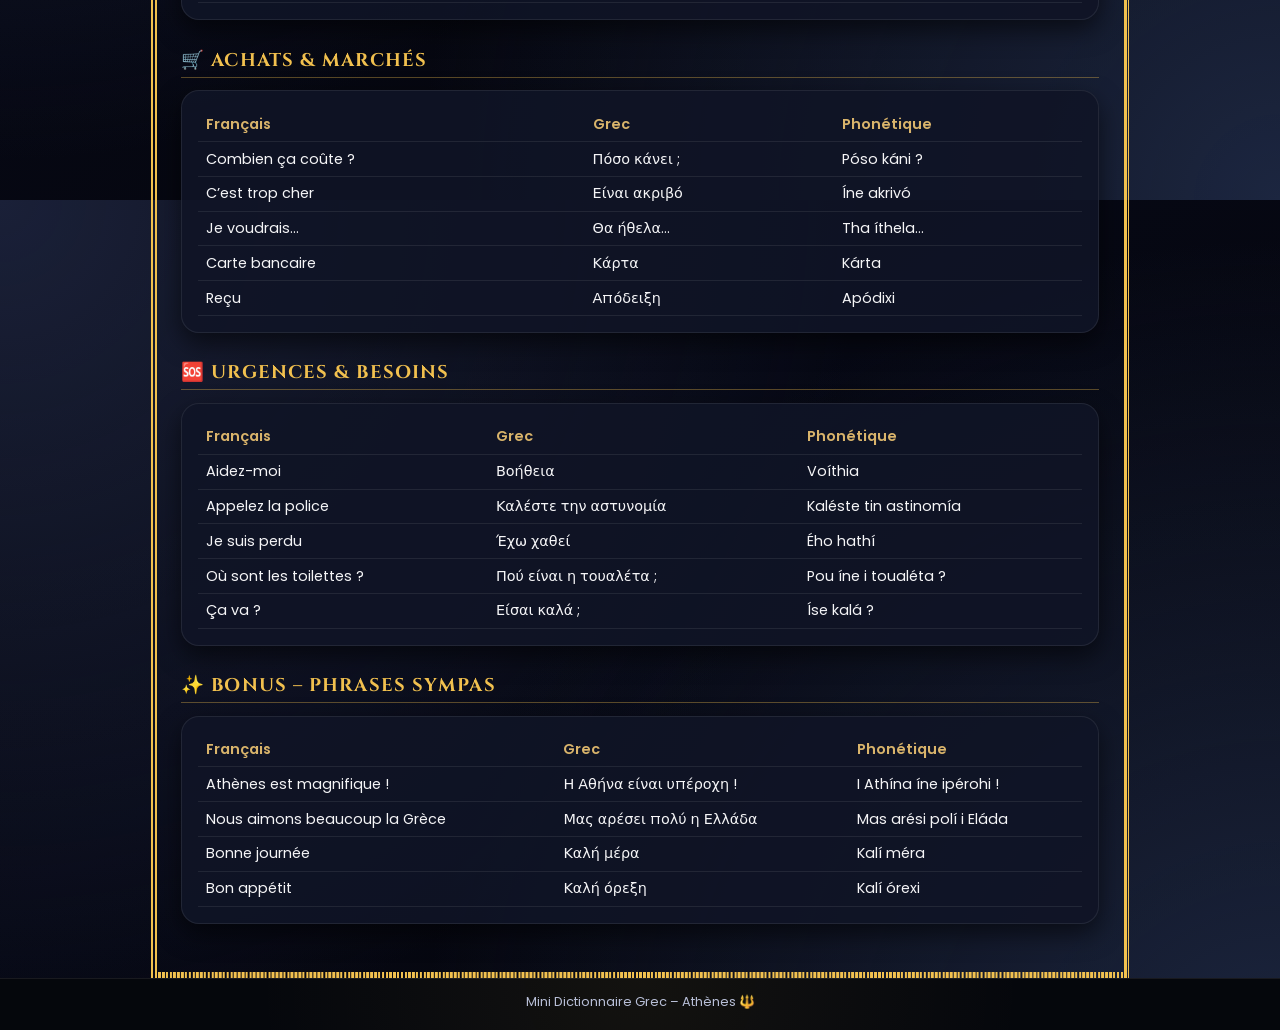
<file: dico.html>
<!DOCTYPE html>
<html lang="fr" data-theme="dark">
<head>
  <meta charset="UTF-8" />
  <title>Mini Dictionnaire Grec – Athènes</title>
  <meta name="viewport" content="width=device-width, initial-scale=1.0" />
  <link rel="stylesheet" href="style.css" />
  <script src="script.js" defer></script>
<link rel="icon" type="image/x-icon" href="images/athene.ico">
<link rel="manifest" href="manifest.json">
<meta name="theme-color" content="#0d1220">

<link rel="apple-touch-icon" href="athene-192.png">
<meta name="apple-mobile-web-app-capable" content="yes">
<meta name="apple-mobile-web-app-status-bar-style" content="black">
</head>

<body>

<header class="site-header">
  <div class="logo">
    <span class="logo-symbol" aria-hidden="true">
      <svg viewBox="0 0 64 64" class="logo-temple">
        <polygon points="8,24 32,8 56,24" />
        <rect x="10" y="24" width="44" height="6" />
        <rect x="15" y="30" width="4" height="20" />
        <rect x="25" y="30" width="4" height="20" />
        <rect x="35" y="30" width="4" height="20" />
        <rect x="45" y="30" width="4" height="20" />
        <rect x="10" y="52" width="44" height="4" />
      </svg>
    </span>
    <span class="logo-text">Athènes – Mini Dico Grec</span>
  </div>

  <div class="header-controls">
    <button class="theme-toggle" aria-label="Changer de thème">🌙</button>
    <button class="nav-toggle" aria-label="Ouvrir le menu">☰</button>
  </div>

  <nav class="site-nav">
    <a href="index.html">Accueil</a>
    <a href="vendredi.html">Vendredi</a>
    <a href="samedi.html">Samedi</a>
    <a href="dimanche.html">Dimanche</a>
    <a href="lundi.html">Lundi</a>
    <a href="mardi.html">Mardi</a>
    <a href="mercredi.html">Mercredi</a>
    <a href="infos.html">Infos utiles</a>
    <a href="voyage.html">Voyage &amp; Hébergement</a>
    <a href="dico.html" class="active">Mini Dico</a>
    <a href="carte.html">Carte</a>
    <a href="activite.html">Suivi activité</a>
    <a href="important.html">Important</a>
  </nav>
</header>

<div class="page-frame">
  <main class="container">

    <!-- HERO -->
    <section class="hero day-hero">
      <h1>Mini Dictionnaire Grec</h1>
      <p>
        Les phrases essentielles pour 5 jours à Athènes : simples, utiles,
        et faciles à prononcer grâce à la version phonétique.
      </p>
    </section>

    <!-- SECTION BASES -->
    <section class="timeline">
      <h2>👋 Bases & Politesse</h2>

      <article class="info-block">
        <table class="dico-table">
          <tr><th>Français</th><th>Grec</th><th>Phonétique</th></tr>
          <tr><td>Bonjour</td><td>Γειά σας</td><td>Yia sas</td></tr>
          <tr><td>Salut</td><td>Γειά σου</td><td>Yia sou</td></tr>
          <tr><td>Au revoir</td><td>Αντίο</td><td>Adío</td></tr>
          <tr><td>S’il vous plaît</td><td>Παρακαλώ</td><td>Parakaló</td></tr>
          <tr><td>Merci</td><td>Ευχαριστώ</td><td>Efkharistó</td></tr>
          <tr><td>Merci beaucoup</td><td>Ευχαριστώ πολύ</td><td>Efkharistó polí</td></tr>
          <tr><td>De rien</td><td>Τίποτα</td><td>Típota</td></tr>
          <tr><td>Excusez-moi</td><td>Συγγνώμη</td><td>Signómi</td></tr>
          <tr><td>Oui</td><td>Ναι</td><td>Né</td></tr>
          <tr><td>Non</td><td>Όχι</td><td>Óhi</td></tr>
        </table>
      </article>
    </section>

    <!-- SECTION TRANSPORT -->
    <section class="timeline">
      <h2>🧭 Orientation & Transport</h2>

      <article class="info-block">
        <table class="dico-table">
          <tr><th>Français</th><th>Grec</th><th>Phonétique</th></tr>
          <tr><td>Où est… ?</td><td>Πού είναι… ;</td><td>Pou íne… ?</td></tr>
          <tr><td>Le métro</td><td>Το μετρό</td><td>To métro</td></tr>
          <tr><td>La station</td><td>Ο σταθμός</td><td>O stathmós</td></tr>
          <tr><td>Le bus</td><td>Το λεωφορείο</td><td>To léoforio</td></tr>
          <tr><td>Le centre-ville</td><td>Το κέντρο</td><td>To kéntro</td></tr>
          <tr><td>À droite</td><td>Δεξιά</td><td>Deksiá</td></tr>
          <tr><td>À gauche</td><td>Αριστερά</td><td>Aristerá</td></tr>
          <tr><td>Tout droit</td><td>Ευθεία</td><td>Eftheía</td></tr>
          <tr><td>Combien de temps ?</td><td>Πόση ώρα ;</td><td>Póssi óra ?</td></tr>
        </table>
      </article>
    </section>

    <!-- SECTION RESTAURANTS -->
    <section class="timeline">
      <h2>🍽️ Restaurant & Nourriture</h2>

      <article class="info-block">
        <table class="dico-table">
          <tr><th>Français</th><th>Grec</th><th>Phonétique</th></tr>
          <tr><td>La carte / menu</td><td>Ο κατάλογος</td><td>O katálogos</td></tr>
          <tr><td>Eau</td><td>Νερό</td><td>Neró</td></tr>
          <tr><td>Eau sans gaz</td><td>Χωρίς ανθρακικό</td><td>Horís anthrakikó</td></tr>
          <tr><td>Eau gazeuse</td><td>Σόδα</td><td>Sóda</td></tr>
          <tr><td>L’addition</td><td>Ο λογαριασμός</td><td>O logariasmos</td></tr>
          <tr><td>C’était délicieux</td><td>Ήταν νόστιμο</td><td>Ítan nóstimo</td></tr>
          <tr><td>Est-ce épicé ?</td><td>Είναι καυτερό ;</td><td>Íne kafteró ?</td></tr>
          <tr><td>Sans viande</td><td>Χωρίς κρέας</td><td>Horís kréas</td></tr>
        </table>
      </article>
    </section>

    <!-- SECTION ACHATS -->
    <section class="timeline">
      <h2>🛒 Achats & Marchés</h2>

      <article class="info-block">
        <table class="dico-table">
          <tr><th>Français</th><th>Grec</th><th>Phonétique</th></tr>
          <tr><td>Combien ça coûte ?</td><td>Πόσο κάνει ;</td><td>Póso káni ?</td></tr>
          <tr><td>C’est trop cher</td><td>Είναι ακριβό</td><td>Íne akrivó</td></tr>
          <tr><td>Je voudrais…</td><td>Θα ήθελα…</td><td>Tha íthela…</td></tr>
          <tr><td>Carte bancaire</td><td>Κάρτα</td><td>Kárta</td></tr>
          <tr><td>Reçu</td><td>Απόδειξη</td><td>Apódixi</td></tr>
        </table>
      </article>
    </section>

    <!-- SECTION URGENCES -->
    <section class="timeline">
      <h2>🆘 Urgences & Besoins</h2>

      <article class="info-block">
        <table class="dico-table">
          <tr><th>Français</th><th>Grec</th><th>Phonétique</th></tr>
          <tr><td>Aidez-moi</td><td>Βοήθεια</td><td>Voíthia</td></tr>
          <tr><td>Appelez la police</td><td>Καλέστε την αστυνομία</td><td>Kaléste tin astinomía</td></tr>
          <tr><td>Je suis perdu</td><td>Έχω χαθεί</td><td>Ého hathí</td></tr>
          <tr><td>Où sont les toilettes ?</td><td>Πού είναι η τουαλέτα ;</td><td>Pou íne i toualéta ?</td></tr>
          <tr><td>Ça va ?</td><td>Είσαι καλά ;</td><td>Íse kalá ?</td></tr>
        </table>
      </article>
    </section>

    <!-- SECTION BONUS -->
    <section class="timeline">
      <h2>✨ Bonus – Phrases sympas</h2>

      <article class="info-block">
        <table class="dico-table">
          <tr><th>Français</th><th>Grec</th><th>Phonétique</th></tr>
          <tr><td>Athènes est magnifique !</td><td>Η Αθήνα είναι υπέροχη !</td><td>I Athína íne ipérohi !</td></tr>
          <tr><td>Nous aimons beaucoup la Grèce</td><td>Μας αρέσει πολύ η Ελλάδα</td><td>Mas arési polí i Eláda</td></tr>
          <tr><td>Bonne journée</td><td>Καλή μέρα</td><td>Kalí méra</td></tr>
          <tr><td>Bon appétit</td><td>Καλή όρεξη</td><td>Kalí órexi</td></tr>
        </table>
      </article>
    </section>

  </main>
</div>

<button class="scroll-top" aria-label="Revenir en haut">&#8679;</button>

<footer class="site-footer">
  <p>Mini Dictionnaire Grec – Athènes 🔱</p>
</footer>

</body>
</html>
</file>
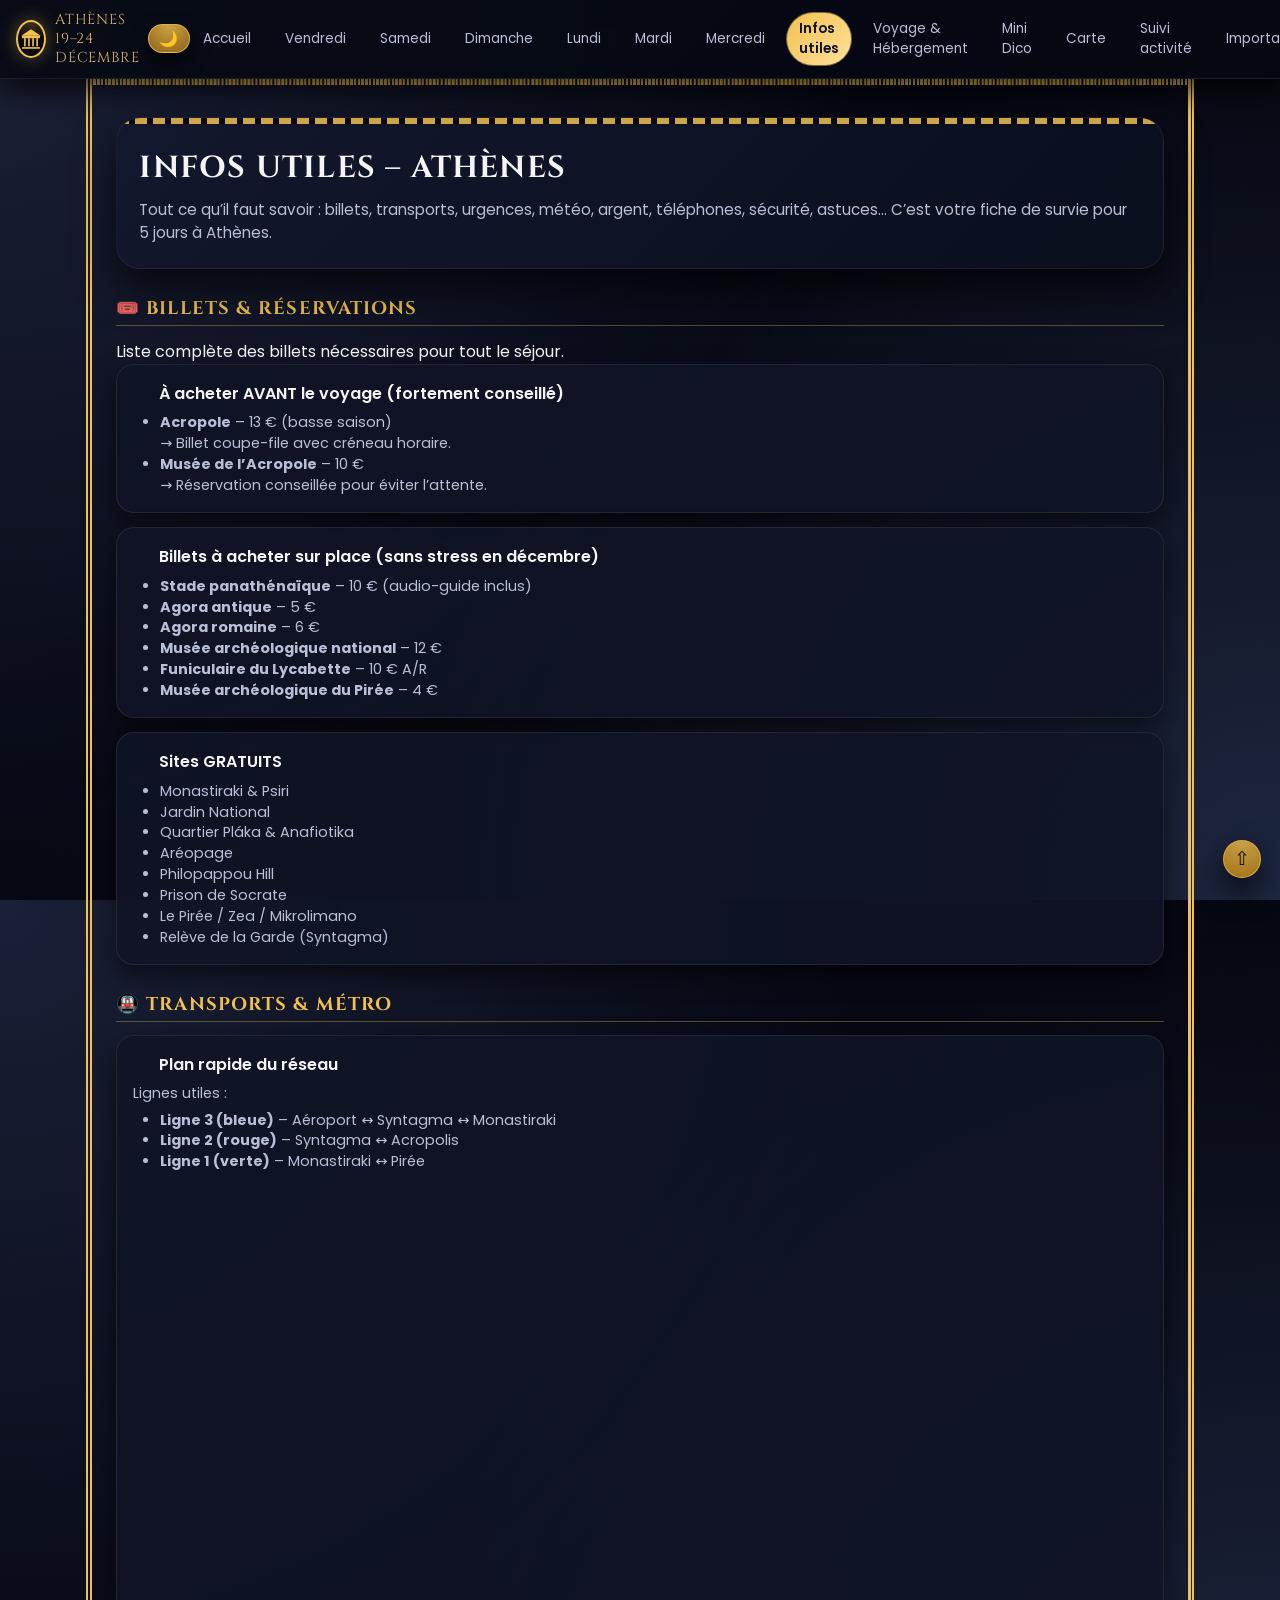
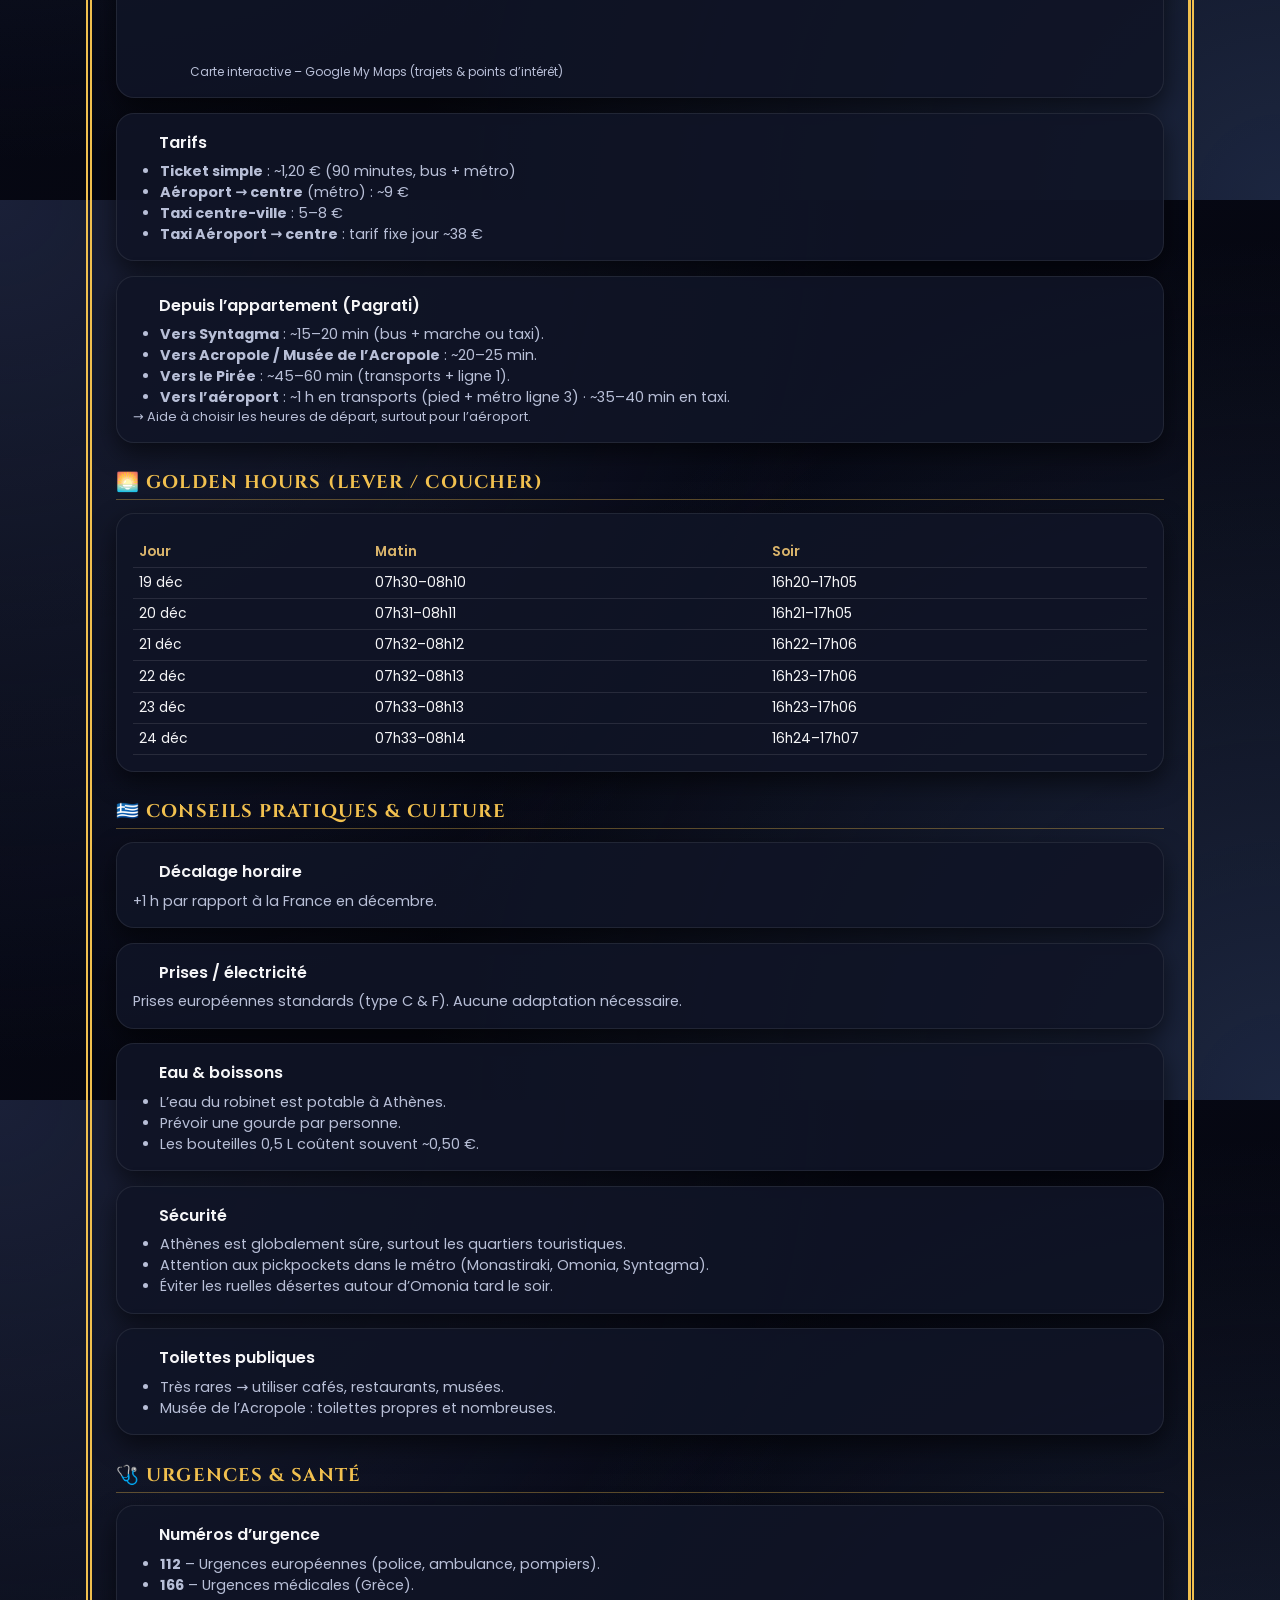
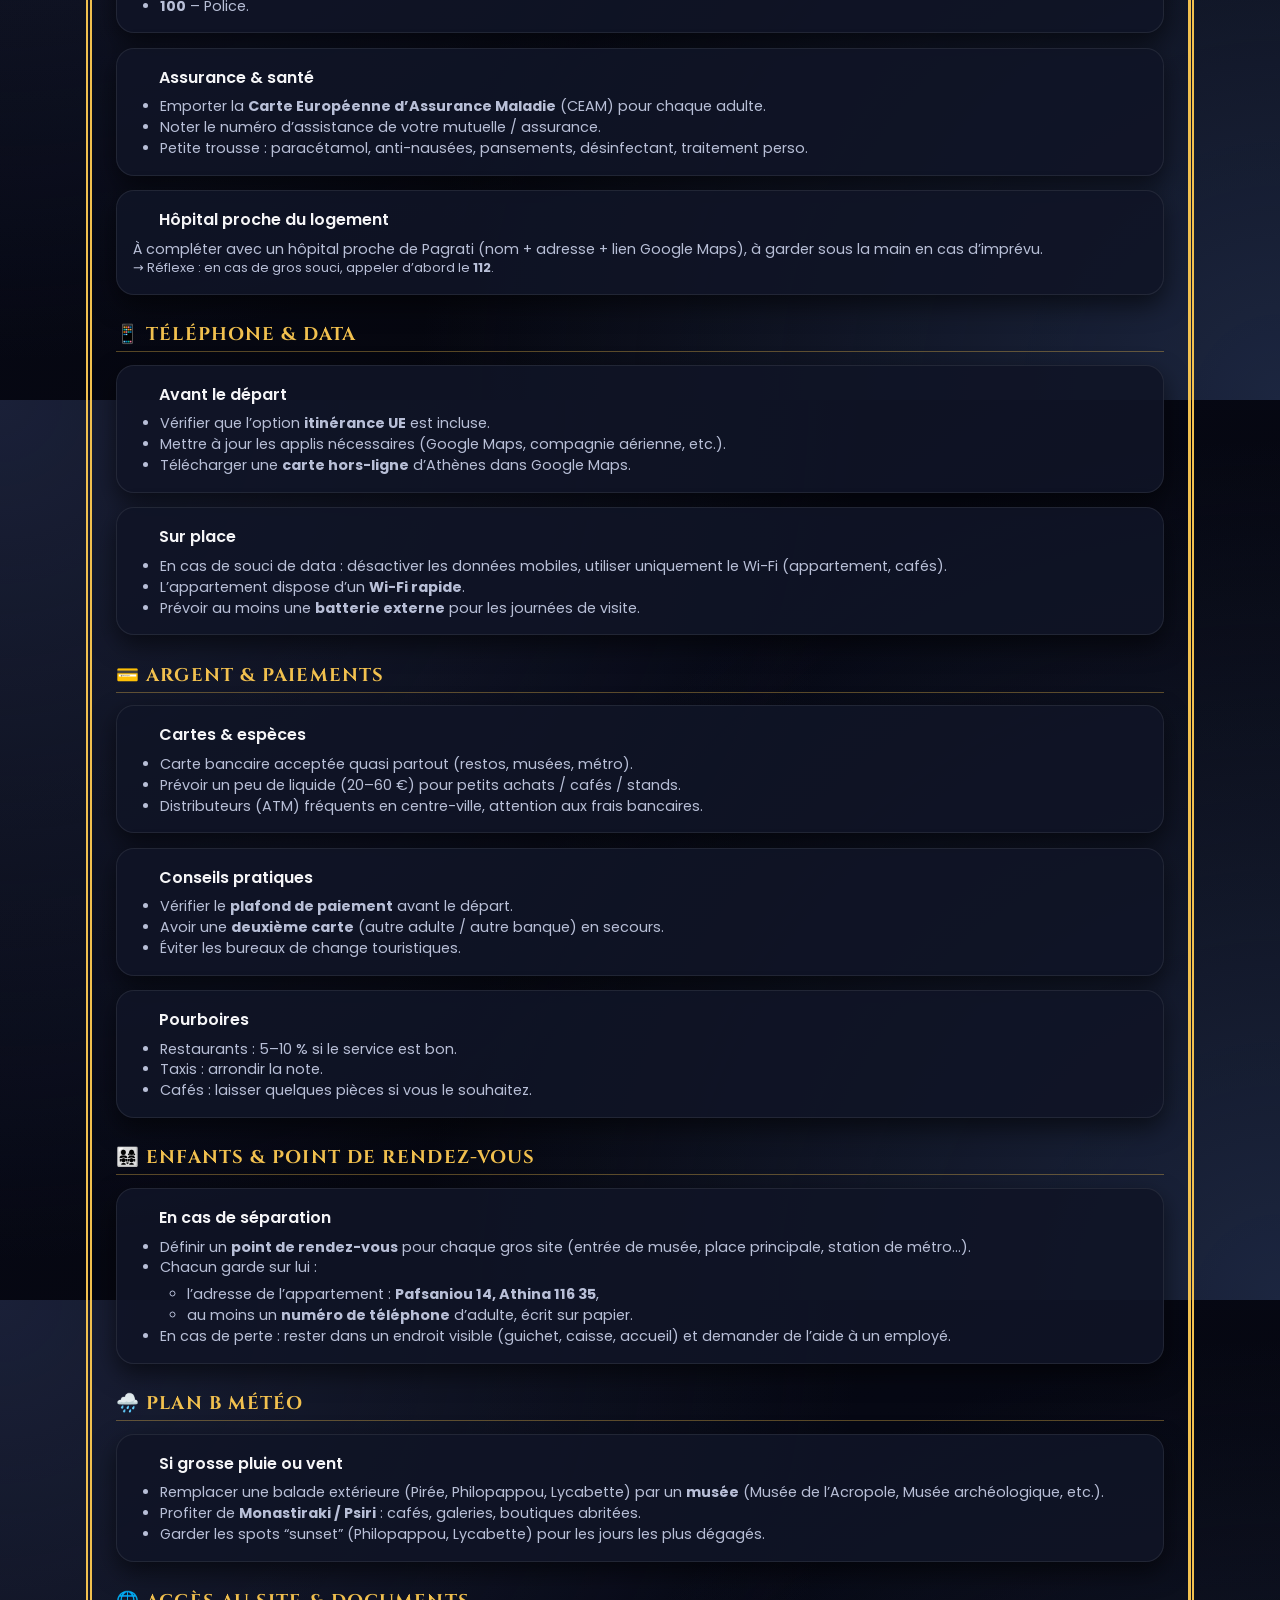
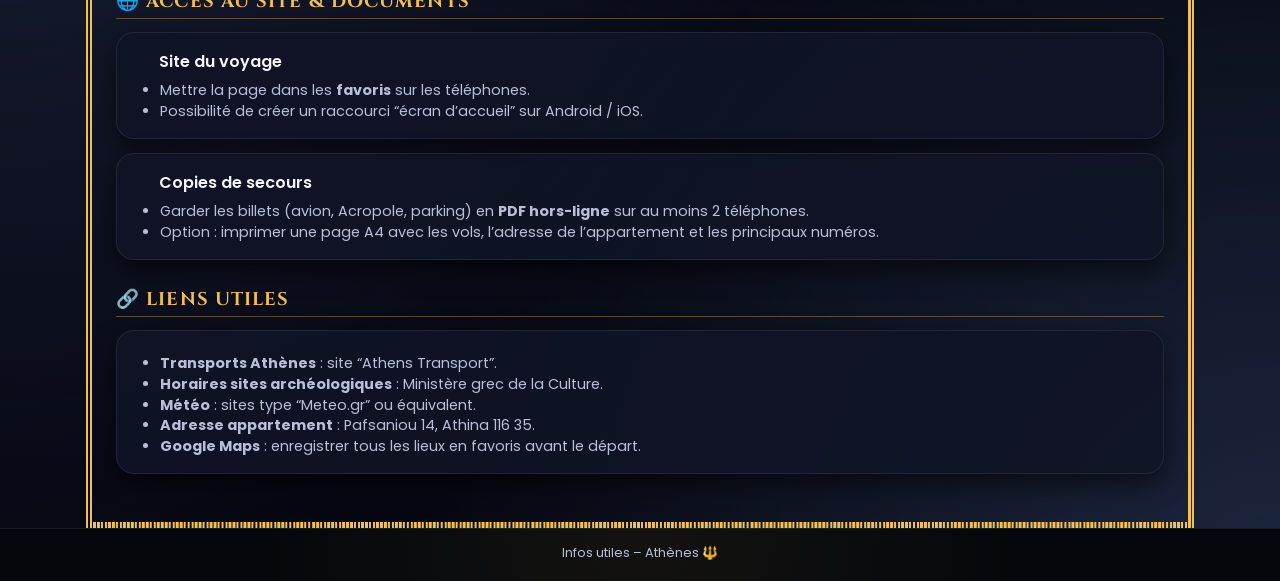
<file: infos.html>
<!DOCTYPE html>
<html lang="fr" data-theme="dark">
<head>
  <meta charset="UTF-8" />
  <title>Infos utiles – Athènes</title>
  <meta name="viewport" content="width=device-width, initial-scale=1.0" />
  <link rel="stylesheet" href="style.css" />
  <script src="script.js" defer></script>
<link rel="icon" type="image/x-icon" href="images/athene.ico">
<link rel="manifest" href="manifest.json">
<meta name="theme-color" content="#0d1220">

<link rel="apple-touch-icon" href="athene-192.png">
<meta name="apple-mobile-web-app-capable" content="yes">
<meta name="apple-mobile-web-app-status-bar-style" content="black">
</head>

<body>

<header class="site-header">
  <div class="logo">
    <span class="logo-symbol" aria-hidden="true">
      <svg viewBox="0 0 64 64" class="logo-temple">
        <polygon points="8,24 32,8 56,24" />
        <rect x="10" y="24" width="44" height="6" />
        <rect x="15" y="30" width="4" height="20" />
        <rect x="25" y="30" width="4" height="20" />
        <rect x="35" y="30" width="4" height="20" />
        <rect x="45" y="30" width="4" height="20" />
        <rect x="10" y="52" width="44" height="4" />
      </svg>
    </span>
    <span class="logo-text">Athènes 19–24 décembre</span>
  </div>

  <div class="header-controls">
    <button class="theme-toggle" aria-label="Changer de thème">🌙</button>
    <button class="nav-toggle" aria-label="Ouvrir le menu">☰</button>
  </div>

  <nav class="site-nav">
    <a href="index.html">Accueil</a>
    <a href="vendredi.html">Vendredi</a>
    <a href="samedi.html">Samedi</a>
    <a href="dimanche.html">Dimanche</a>
    <a href="lundi.html">Lundi</a>
    <a href="mardi.html">Mardi</a>
    <a href="mercredi.html">Mercredi</a>
    <a href="infos.html" class="active">Infos utiles</a>
    <a href="voyage.html">Voyage &amp; Hébergement</a>
    <a href="dico.html" >Mini Dico</a>
    <a href="carte.html">Carte</a>
    <a href="activite.html">Suivi activité</a>
    <a href="important.html">Important</a>
  </nav>
</header>

<div class="page-frame">
  <main class="container">

    <section class="hero day-hero">
      <h1>Infos utiles – Athènes</h1>
      <p>
        Tout ce qu’il faut savoir : billets, transports, urgences, météo, argent,
        téléphones, sécurité, astuces… C’est votre fiche de survie pour 5 jours à Athènes.
      </p>
    </section>

    <!-- BILLETS -->
    <section class="timeline">
      <h2>🎟️ Billets &amp; réservations</h2>
      <p>Liste complète des billets nécessaires pour tout le séjour.</p>

      <article class="info-block">
        <h3>À acheter AVANT le voyage (fortement conseillé)</h3>
        <ul>
          <li>
            <strong>Acropole</strong> – 13 € (basse saison)<br>
            → Billet coupe-file avec créneau horaire.
          </li>
          <li>
            <strong>Musée de l’Acropole</strong> – 10 €<br>
            → Réservation conseillée pour éviter l’attente.
          </li>
        </ul>
      </article>

      <article class="info-block">
        <h3>Billets à acheter sur place (sans stress en décembre)</h3>
        <ul>
          <li><strong>Stade panathénaïque</strong> – 10 € (audio-guide inclus)</li>
          <li><strong>Agora antique</strong> – 5 €</li>
          <li><strong>Agora romaine</strong> – 6 €</li>
          <li><strong>Musée archéologique national</strong> – 12 €</li>
          <li><strong>Funiculaire du Lycabette</strong> – 10 € A/R</li>
          <li><strong>Musée archéologique du Pirée</strong> – 4 €</li>
        </ul>
      </article>

      <article class="info-block">
        <h3>Sites GRATUITS</h3>
        <ul>
          <li>Monastiraki &amp; Psiri</li>
          <li>Jardin National</li>
          <li>Quartier Pláka &amp; Anafiotika</li>
          <li>Aréopage</li>
          <li>Philopappou Hill</li>
          <li>Prison de Socrate</li>
          <li>Le Pirée / Zea / Mikrolimano</li>
          <li>Relève de la Garde (Syntagma)</li>
        </ul>
      </article>
    </section>

    <!-- METRO & TRANSPORT -->
    <section class="timeline">
      <h2>🚇 Transports &amp; métro</h2>

      <article class="info-block">
        <h3>Plan rapide du réseau</h3>
        <p>Lignes utiles :</p>
        <ul>
          <li><strong>Ligne 3 (bleue)</strong> – Aéroport ↔ Syntagma ↔ Monastiraki</li>
          <li><strong>Ligne 2 (rouge)</strong> – Syntagma ↔ Acropolis</li>
          <li><strong>Ligne 1 (verte)</strong> – Monastiraki ↔ Pirée</li>
        </ul>
        <figure class="place-photo" style="width:100%;max-width:900px;margin:auto;">
            <iframe 
              src="https://www.google.com/maps/d/embed?mid=1m5WHC9d-mLyDhjnQvfJJWaYiYZk&ehbc=2E312F"
              width="100%"
              height="480"
              style="border:0;"
              loading="lazy"
              allowfullscreen>
            </iframe>
            <figcaption>Carte interactive – Google My Maps (trajets & points d’intérêt)</figcaption>
          </figure>
          
          
      </article>

      <article class="info-block">
        <h3>Tarifs</h3>
        <ul>
          <li><strong>Ticket simple</strong> : ~1,20 € (90 minutes, bus + métro)</li>
          <li><strong>Aéroport → centre</strong> (métro) : ~9 €</li>
          <li><strong>Taxi centre-ville</strong> : 5–8 €</li>
          <li><strong>Taxi Aéroport → centre</strong> : tarif fixe jour ~38 €</li>
        </ul>
      </article>

      <article class="info-block">
        <h3>Depuis l’appartement (Pagrati)</h3>
        <ul>
          <li><strong>Vers Syntagma</strong> : ~15–20 min (bus + marche ou taxi).</li>
          <li><strong>Vers Acropole / Musée de l’Acropole</strong> : ~20–25 min.</li>
          <li><strong>Vers le Pirée</strong> : ~45–60 min (transports + ligne 1).</li>
          <li><strong>Vers l’aéroport</strong> :
            ~1 h en transports (pied + métro ligne 3) · ~35–40 min en taxi.
          </li>
        </ul>
        <p style="font-size:0.8rem;color:var(--text-muted);">
          → Aide à choisir les heures de départ, surtout pour l’aéroport.
        </p>
      </article>
    </section>

    <!-- GOLDEN HOURS -->
    <section class="timeline">
      <h2>🌅 Golden Hours (lever / coucher)</h2>

      <article class="info-block">
        <table class="golden-table">
          <thead>
            <tr>
              <th>Jour</th>
              <th>Matin</th>
              <th>Soir</th>
            </tr>
          </thead>
          <tbody>
            <tr><td>19 déc</td><td>07h30–08h10</td><td>16h20–17h05</td></tr>
            <tr><td>20 déc</td><td>07h31–08h11</td><td>16h21–17h05</td></tr>
            <tr><td>21 déc</td><td>07h32–08h12</td><td>16h22–17h06</td></tr>
            <tr><td>22 déc</td><td>07h32–08h13</td><td>16h23–17h06</td></tr>
            <tr><td>23 déc</td><td>07h33–08h13</td><td>16h23–17h06</td></tr>
            <tr><td>24 déc</td><td>07h33–08h14</td><td>16h24–17h07</td></tr>
          </tbody>
        </table>
      </article>
    </section>

    <!-- CONSEILS PRATIQUES & CULTURE -->
    <section class="timeline">
      <h2>🇬🇷 Conseils pratiques &amp; culture</h2>

      <article class="info-block">
        <h3>Décalage horaire</h3>
        <p>+1 h par rapport à la France en décembre.</p>
      </article>

      <article class="info-block">
        <h3>Prises / électricité</h3>
        <p>Prises européennes standards (type C &amp; F). Aucune adaptation nécessaire.</p>
      </article>

      <article class="info-block">
        <h3>Eau &amp; boissons</h3>
        <ul>
          <li>L’eau du robinet est potable à Athènes.</li>
          <li>Prévoir une gourde par personne.</li>
          <li>Les bouteilles 0,5 L coûtent souvent ~0,50 €.</li>
        </ul>
      </article>

      <article class="info-block">
        <h3>Sécurité</h3>
        <ul>
          <li>Athènes est globalement sûre, surtout les quartiers touristiques.</li>
          <li>Attention aux pickpockets dans le métro (Monastiraki, Omonia, Syntagma).</li>
          <li>Éviter les ruelles désertes autour d’Omonia tard le soir.</li>
        </ul>
      </article>

      <article class="info-block">
        <h3>Toilettes publiques</h3>
        <ul>
          <li>Très rares → utiliser cafés, restaurants, musées.</li>
          <li>Musée de l’Acropole : toilettes propres et nombreuses.</li>
        </ul>
      </article>
    </section>

    <!-- URGENCES & SANTÉ -->
    <section class="timeline">
      <h2>🩺 Urgences &amp; santé</h2>

      <article class="info-block">
        <h3>Numéros d’urgence</h3>
        <ul>
          <li><strong>112</strong> – Urgences européennes (police, ambulance, pompiers).</li>
          <li><strong>166</strong> – Urgences médicales (Grèce).</li>
          <li><strong>100</strong> – Police.</li>
        </ul>
      </article>

      <article class="info-block">
        <h3>Assurance &amp; santé</h3>
        <ul>
          <li>Emporter la <strong>Carte Européenne d’Assurance Maladie</strong> (CEAM) pour chaque adulte.</li>
          <li>Noter le numéro d’assistance de votre mutuelle / assurance.</li>
          <li>Petite trousse : paracétamol, anti-nausées, pansements, désinfectant, traitement perso.</li>
        </ul>
      </article>

      <article class="info-block">
        <h3>Hôpital proche du logement</h3>
        <p>
          À compléter avec un hôpital proche de Pagrati (nom + adresse + lien Google Maps),
          à garder sous la main en cas d’imprévu.
        </p>
        <p style="font-size:0.8rem;color:var(--text-muted);">
          → Réflexe : en cas de gros souci, appeler d’abord le <strong>112</strong>.
        </p>
      </article>
    </section>

    <!-- TELEPHONE & DATA -->
    <section class="timeline">
      <h2>📱 Téléphone &amp; data</h2>

      <article class="info-block">
        <h3>Avant le départ</h3>
        <ul>
          <li>Vérifier que l’option <strong>itinérance UE</strong> est incluse.</li>
          <li>Mettre à jour les applis nécessaires (Google Maps, compagnie aérienne, etc.).</li>
          <li>Télécharger une <strong>carte hors-ligne</strong> d’Athènes dans Google Maps.</li>
        </ul>
      </article>

      <article class="info-block">
        <h3>Sur place</h3>
        <ul>
          <li>En cas de souci de data : désactiver les données mobiles, utiliser uniquement le Wi-Fi (appartement, cafés).</li>
          <li>L’appartement dispose d’un <strong>Wi-Fi rapide</strong>.</li>
          <li>Prévoir au moins une <strong>batterie externe</strong> pour les journées de visite.</li>
        </ul>
      </article>
    </section>

    <!-- ARGENT & PAIEMENTS -->
    <section class="timeline">
      <h2>💳 Argent &amp; paiements</h2>

      <article class="info-block">
        <h3>Cartes &amp; espèces</h3>
        <ul>
          <li>Carte bancaire acceptée quasi partout (restos, musées, métro).</li>
          <li>Prévoir un peu de liquide (20–60 €) pour petits achats / cafés / stands.</li>
          <li>Distributeurs (ATM) fréquents en centre-ville, attention aux frais bancaires.</li>
        </ul>
      </article>

      <article class="info-block">
        <h3>Conseils pratiques</h3>
        <ul>
          <li>Vérifier le <strong>plafond de paiement</strong> avant le départ.</li>
          <li>Avoir une <strong>deuxième carte</strong> (autre adulte / autre banque) en secours.</li>
          <li>Éviter les bureaux de change touristiques.</li>
        </ul>
      </article>

      <article class="info-block">
        <h3>Pourboires</h3>
        <ul>
          <li>Restaurants : 5–10 % si le service est bon.</li>
          <li>Taxis : arrondir la note.</li>
          <li>Cafés : laisser quelques pièces si vous le souhaitez.</li>
        </ul>
      </article>
    </section>

    <!-- ENFANTS / SEPARATION -->
    <section class="timeline">
      <h2>👨‍👩‍👧‍👧 Enfants &amp; point de rendez-vous</h2>

      <article class="info-block">
        <h3>En cas de séparation</h3>
        <ul>
          <li>Définir un <strong>point de rendez-vous</strong> pour chaque gros site
              (entrée de musée, place principale, station de métro…).</li>
          <li>Chacun garde sur lui :
            <ul>
              <li>l’adresse de l’appartement : <strong>Pafsaniou 14, Athina 116 35</strong>,</li>
              <li>au moins un <strong>numéro de téléphone</strong> d’adulte, écrit sur papier.</li>
            </ul>
          </li>
          <li>En cas de perte : rester dans un endroit visible (guichet, caisse, accueil) et
              demander de l’aide à un employé.</li>
        </ul>
      </article>
    </section>

    <!-- PLAN B METEO -->
    <section class="timeline">
      <h2>🌧️ Plan B météo</h2>

      <article class="info-block">
        <h3>Si grosse pluie ou vent</h3>
        <ul>
          <li>Remplacer une balade extérieure (Pirée, Philopappou, Lycabette) par un <strong>musée</strong>
              (Musée de l’Acropole, Musée archéologique, etc.).</li>
          <li>Profiter de <strong>Monastiraki / Psiri</strong> : cafés, galeries, boutiques abritées.</li>
          <li>Garder les spots “sunset” (Philopappou, Lycabette) pour les jours les plus dégagés.</li>
        </ul>
      </article>
    </section>

    <!-- ACCES AU SITE -->
    <section class="timeline">
      <h2>🌐 Accès au site &amp; documents</h2>

      <article class="info-block">
        <h3>Site du voyage</h3>
        <ul>
          <li>Mettre la page dans les <strong>favoris</strong> sur les téléphones.</li>
          <li>Possibilité de créer un raccourci “écran d’accueil” sur Android / iOS.</li>
        </ul>
      </article>

      <article class="info-block">
        <h3>Copies de secours</h3>
        <ul>
          <li>Garder les billets (avion, Acropole, parking) en <strong>PDF hors-ligne</strong> sur au moins 2 téléphones.</li>
          <li>Option : imprimer une page A4 avec les vols, l’adresse de l’appartement et les principaux numéros.</li>
        </ul>
      </article>
    </section>

    <!-- LIENS UTILES -->
    <section class="timeline">
      <h2>🔗 Liens utiles</h2>

      <article class="info-block">
        <ul>
          <li><strong>Transports Athènes</strong> : site “Athens Transport”.</li>
          <li><strong>Horaires sites archéologiques</strong> : Ministère grec de la Culture.</li>
          <li><strong>Météo</strong> : sites type “Meteo.gr” ou équivalent.</li>
          <li><strong>Adresse appartement</strong> : Pafsaniou 14, Athina 116 35.</li>
          <li><strong>Google Maps</strong> : enregistrer tous les lieux en favoris avant le départ.</li>
        </ul>
      </article>
    </section>

  </main>
</div>

<button class="scroll-top" aria-label="Revenir en haut">&#8679;</button>

<footer class="site-footer">
  <p>Infos utiles – Athènes 🔱</p>
</footer>

</body>
</html>
</file>
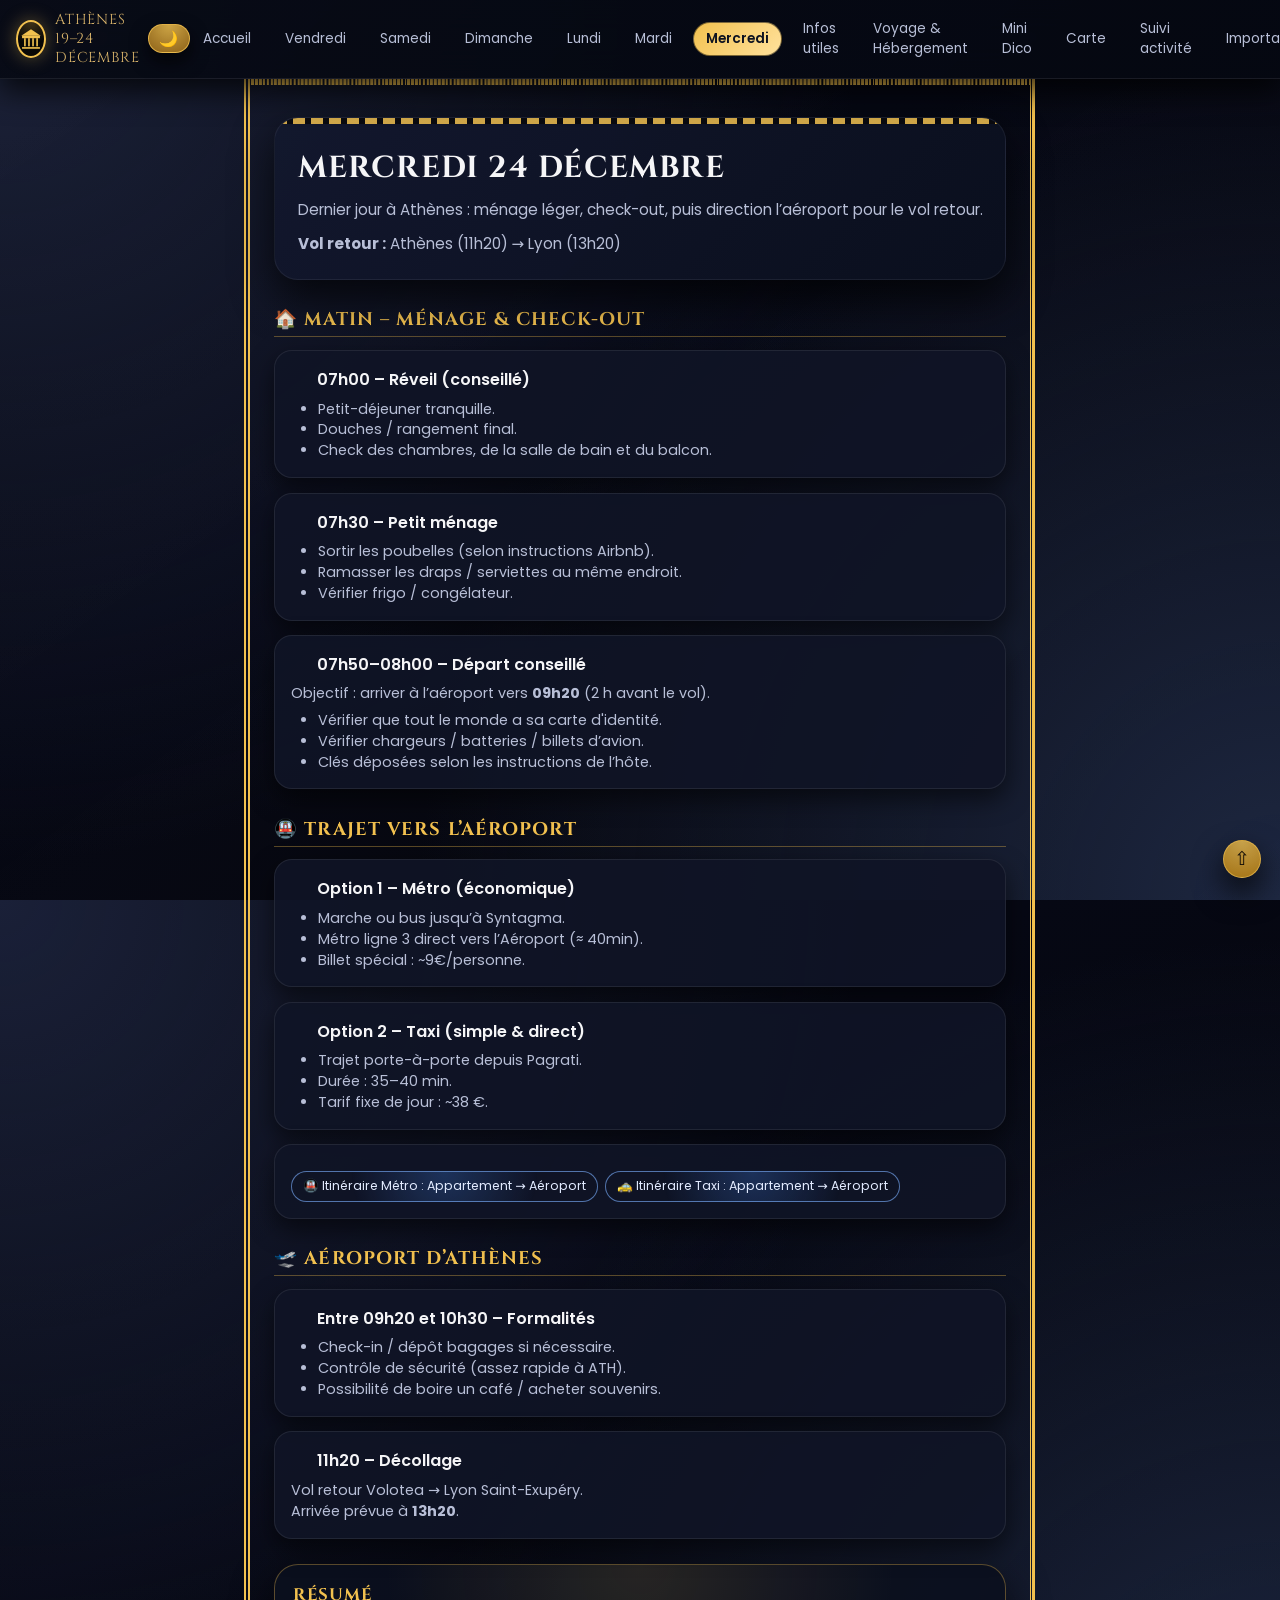
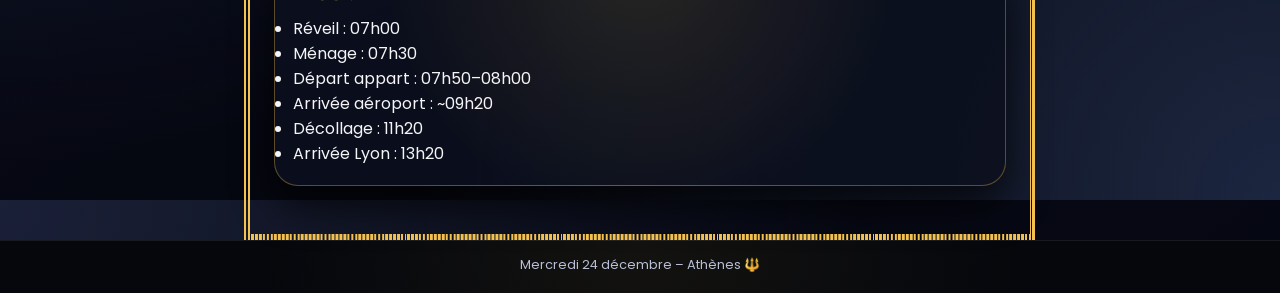
<file: mercredi.html>
<!DOCTYPE html>
<html lang="fr" data-theme="dark">
<head>
  <meta charset="UTF-8" />
  <title>Mercredi 24 – Départ & Aéroport</title>
  <meta name="viewport" content="width=device-width, initial-scale=1.0" />
  <link rel="stylesheet" href="style.css" />
  <script src="script.js" defer></script>
<link rel="icon" type="image/x-icon" href="images/athene.ico">
<link rel="manifest" href="manifest.json">
<meta name="theme-color" content="#0d1220">

<link rel="apple-touch-icon" href="athene-192.png">
<meta name="apple-mobile-web-app-capable" content="yes">
<meta name="apple-mobile-web-app-status-bar-style" content="black">
</head>

<body>

<header class="site-header">
  <div class="logo">
    <span class="logo-symbol" aria-hidden="true">
      <svg viewBox="0 0 64 64" class="logo-temple">
        <polygon points="8,24 32,8 56,24" />
        <rect x="10" y="24" width="44" height="6" />
        <rect x="15" y="30" width="4" height="20" />
        <rect x="25" y="30" width="4" height="20" />
        <rect x="35" y="30" width="4" height="20" />
        <rect x="45" y="30" width="4" height="20" />
        <rect x="10" y="52" width="44" height="4" />
      </svg>
    </span>
    <span class="logo-text">Athènes 19–24 décembre</span>
  </div>

  <div class="header-controls">
    <button class="theme-toggle" aria-label="Changer de thème">🌙</button>
    <button class="nav-toggle" aria-label="Ouvrir le menu">☰</button>
  </div>

  <nav class="site-nav">
    <a href="index.html">Accueil</a>
    <a href="vendredi.html">Vendredi</a>
    <a href="samedi.html">Samedi</a>
    <a href="dimanche.html">Dimanche</a>
    <a href="lundi.html">Lundi</a>
    <a href="mardi.html">Mardi</a>
    <a class="active" href="mercredi.html">Mercredi</a>
    <a href="infos.html">Infos utiles</a>
    <a href="voyage.html">Voyage &amp; Hébergement</a>
    <a href="dico.html">Mini Dico</a>
    <a href="carte.html">Carte</a>
    <a href="activite.html">Suivi activité</a>
    <a href="important.html">Important</a>
  </nav>
</header>

<div class="page-frame">
  <main class="container">

    <!-- HERO -->
    <section class="hero day-hero">
      <h1>Mercredi 24 décembre</h1>
      <p>Dernier jour à Athènes : ménage léger, check-out, puis direction l’aéroport pour le vol retour.</p>
      <p class="hero-sub">
        <strong>Vol retour :</strong> Athènes (11h20) → Lyon (13h20)
      </p>
    </section>

    <!-- MATIN -->
    <section class="timeline">
      <h2>🏠 Matin – Ménage & check-out</h2>

      <article class="info-block">
        <h3>07h00 – Réveil (conseillé)</h3>
        <ul>
          <li>Petit-déjeuner tranquille.</li>
          <li>Douches / rangement final.</li>
          <li>Check des chambres, de la salle de bain et du balcon.</li>
        </ul>
      </article>

      <article class="info-block">
        <h3>07h30 – Petit ménage</h3>
        <ul>
          <li>Sortir les poubelles (selon instructions Airbnb).</li>
          <li>Ramasser les draps / serviettes au même endroit.</li>
          <li>Vérifier frigo / congélateur.</li>
        </ul>
      </article>

      <article class="info-block">
        <h3>07h50–08h00 – Départ conseillé</h3>
        <p>
          Objectif : arriver à l’aéroport vers <strong>09h20</strong> (2 h avant le vol).
        </p>
        <ul>
          <li>Vérifier que tout le monde a sa carte d'identité.</li>
          <li>Vérifier chargeurs / batteries / billets d’avion.</li>
          <li>Clés déposées selon les instructions de l’hôte.</li>
        </ul>
      </article>
    </section>

    <!-- TRAJET -->
    <section class="timeline">
      <h2>🚇 Trajet vers l’aéroport</h2>

      <article class="info-block">
        <h3>Option 1 – Métro (économique)</h3>
        <ul>
          <li>Marche ou bus jusqu’à Syntagma.</li>
          <li>Métro ligne 3 direct vers l’Aéroport (≈ 40min).</li>
          <li>Billet spécial : ~9€/personne.</li>
        </ul>
      </article>

      <article class="info-block">
        <h3>Option 2 – Taxi (simple & direct)</h3>
        <ul>
          <li>Trajet porte-à-porte depuis Pagrati.</li>
          <li>Durée : 35–40 min.</li>
          <li>Tarif fixe de jour : ~38 €.</li>
        </ul>
      </article>

      <article class="info-block">
        <div class="link-row">
          <a class="btn-link" target="_blank" 
             href="https://www.google.com/maps/dir/?api=1&origin=Pafsaniou+14+Athens&destination=Athens+International+Airport&travelmode=transit">
            🚇 Itinéraire Métro : Appartement → Aéroport
          </a>
          <a class="btn-link" target="_blank" 
             href="https://www.google.com/maps/dir/?api=1&origin=Pafsaniou+14+Athens&destination=Athens+International+Airport&travelmode=driving">
            🚕 Itinéraire Taxi : Appartement → Aéroport
          </a>
        </div>
      </article>
    </section>

    <!-- ARRIVEE -->
    <section class="timeline">
      <h2>🛫 Aéroport d’Athènes</h2>

      <article class="info-block">
        <h3>Entre 09h20 et 10h30 – Formalités</h3>
        <ul>
          <li>Check-in / dépôt bagages si nécessaire.</li>
          <li>Contrôle de sécurité (assez rapide à ATH).</li>
          <li>Possibilité de boire un café / acheter souvenirs.</li>
        </ul>
      </article>

      <article class="info-block">
        <h3>11h20 – Décollage</h3>
        <p>Vol retour Volotea → Lyon Saint-Exupéry.</p>
        <p>Arrivée prévue à <strong>13h20</strong>.</p>
      </article>

    </section>

    <section class="summary">
      <h2>Résumé</h2>
      <ul>
        <li>Réveil : 07h00</li>
        <li>Ménage : 07h30</li>
        <li>Départ appart : 07h50–08h00</li>
        <li>Arrivée aéroport : ~09h20</li>
        <li>Décollage : 11h20</li>
        <li>Arrivée Lyon : 13h20</li>
      </ul>
    </section>

  </main>
</div>

<button class="scroll-top" aria-label="Revenir en haut">&#8679;</button>

<footer class="site-footer">
  <p>Mercredi 24 décembre – Athènes 🔱</p>
</footer>

</body>
</html>
</file>
<file: style.css>
/* ============================
   THEME MYTHOLOGIE GREQUE
   ============================ */

/* Import de polices (titres & texte) */
@import url("https://fonts.googleapis.com/css2?family=Cinzel:wght@400;600;700&family=Poppins:wght@300;400;500;600&display=swap");

/* -------- Variables globales -------- */
:root {
  --bg-main: #070b14;
  --bg-main-alt: #0d1220;
  --bg-panel: rgba(12, 16, 30, 0.9);
  --bg-panel-soft: rgba(16, 21, 38, 0.9);

  --accent-gold: #f2c14f;
  --accent-gold-soft: #d9b46b;
  --accent-blue: #2f6bb3;
  --accent-blue-soft: #3f7dd0;

  --border-marble: rgba(255, 255, 255, 0.08);
  --shadow-deep: 0 18px 40px rgba(0, 0, 0, 0.7);

  --text-main: #f5f5f7;
  --text-muted: #b8bfd7;

  --radius-lg: 18px;
  --radius-xl: 24px;
}

/* -------- Reset de base -------- */
*,
*::before,
*::after {
  box-sizing: border-box;
  margin: 0;
  padding: 0;
}

html,
body {
  height: 100%;
}

body {
  font-family: "Poppins", system-ui, -apple-system, BlinkMacSystemFont, sans-serif;
  background:
    radial-gradient(circle at top left, #1a2038 0, transparent 55%),
    radial-gradient(circle at bottom right, #1c2640 0, transparent 55%),
    linear-gradient(145deg, #05070b, #060814 40%, #050509 100%);
  color: var(--text-main);
  display: flex;
  flex-direction: column;
}

/* Texture marbre très légère sur tout le site */
body::before {
  content: "";
  position: fixed;
  inset: 0;
  pointer-events: none;
  opacity: 0.14;
  background-image:
    linear-gradient(145deg, rgba(255, 255, 255, 0.04) 0, transparent 40%),
    linear-gradient(325deg, rgba(255, 255, 255, 0.03) 0, transparent 55%);
  mix-blend-mode: screen;
  z-index: -1;
}

/* -------- Header & navigation -------- */

.site-header {
  position: sticky;
  top: 0;
  z-index: 20;
  backdrop-filter: blur(16px);
  -webkit-backdrop-filter: blur(16px);
  background: linear-gradient(
    135deg,
    rgba(7, 10, 20, 0.92),
    rgba(5, 8, 18, 0.96)
  );
  border-bottom: 1px solid var(--border-marble);
  box-shadow: 0 12px 30px rgba(0, 0, 0, 0.75);
  display: flex;
  align-items: center;
  justify-content: space-between;
  padding: 0.65rem 1rem;
}

.logo {
  display: flex;
  align-items: center;
  gap: 0.55rem;
}

.logo-symbol {
  width: 38px;
  height: 38px;
  border-radius: 50%;
  border: 2px solid var(--accent-gold);
  display: inline-flex;
  align-items: center;
  justify-content: center;
  background: radial-gradient(circle at top, rgba(242, 193, 79, 0.25), transparent 60%),
              radial-gradient(circle at bottom, rgba(10, 8, 4, 0.9), rgba(4, 4, 6, 1));
  box-shadow: 0 0 18px rgba(242, 193, 79, 0.35);
}

.logo-temple {
  width: 26px;
  height: 26px;
  display: block;
  fill: var(--accent-gold);
}

.logo-text {
  font-family: "Cinzel", serif;
  font-size: 0.9rem;
  letter-spacing: 0.06em;
  text-transform: uppercase;
  color: var(--accent-gold-soft);
}

/* Navigation */

.nav-toggle {
  background: none;
  border: 1px solid var(--border-marble);
  border-radius: 999px;
  color: var(--text-main);
  padding: 0.35rem 0.6rem;
  font-size: 1.1rem;
  cursor: pointer;
  display: none; /* visible en mobile plus bas */
}

.site-nav {
  display: flex;
  gap: 0.5rem;
  align-items: center;
}

.site-nav a {
  padding: 0.4rem 0.75rem;
  border-radius: 999px;
  font-size: 0.85rem;
  text-decoration: none;
  color: var(--text-muted);
  border: 1px solid transparent;
  transition: all 0.18s ease-out;
}

.site-nav a:hover {
  color: var(--accent-gold);
  border-color: rgba(242, 193, 79, 0.3);
  background: radial-gradient(circle at top, rgba(242, 193, 79, 0.13), transparent 55%);
}

.site-nav a.active {
  color: var(--bg-main-alt);
  background: linear-gradient(135deg, var(--accent-gold), #ffe19c);
  border-color: rgba(0, 0, 0, 0.5);
  font-weight: 600;
}

/* -------- Layout principal -------- */

.container {
  flex: 1;
  max-width: 1080px;
  width: 100%;
  margin: 1.5rem auto 2.5rem;
  padding: 0 1rem;
}

/* Hero */

.hero {
  background:
    linear-gradient(135deg, rgba(19, 24, 46, 0.96), rgba(10, 15, 30, 0.98));
  border-radius: var(--radius-xl);
  padding: 1.5rem 1.4rem;
  box-shadow: var(--shadow-deep);
  border: 1px solid rgba(255, 255, 255, 0.06);
  position: relative;
  overflow: hidden;
}

/* motif grec discret en haut du hero */
.hero::before {
  content: "";
  position: absolute;
  top: 0;
  inset-inline: 0;
  height: 6px;
  background-image: repeating-linear-gradient(
    90deg,
    rgba(242, 193, 79, 0.85) 0,
    rgba(242, 193, 79, 0.85) 12px,
    rgba(10, 10, 14, 0.95) 12px,
    rgba(10, 10, 14, 0.95) 18px
  );
}

.hero h1 {
  font-family: "Cinzel", serif;
  font-size: 1.6rem;
  letter-spacing: 0.04em;
  text-transform: uppercase;
  margin-bottom: 0.6rem;
  padding-top: 0.35rem;
}

.hero p {
  font-size: 0.95rem;
  color: var(--text-muted);
}

.hero-sub {
  margin-top: 0.7rem;
  font-size: 0.85rem;
  color: var(--accent-gold-soft);
}

.day-hero {
  margin-bottom: 1.4rem;
}

/* -------- Timeline & blocs de contenu -------- */

.timeline {
  margin-top: 1.7rem;
}

.timeline h2 {
  font-family: "Cinzel", serif;
  font-size: 1.15rem;
  letter-spacing: 0.06em;
  text-transform: uppercase;
  color: var(--accent-gold);
  margin-bottom: 0.8rem;
  border-bottom: 1px solid rgba(242, 193, 79, 0.35);
  padding-bottom: 0.25rem;
}

.time-block,
.info-block {
  background: var(--bg-panel-soft);
  border-radius: var(--radius-lg);
  padding: 1rem 1rem;
  margin-bottom: 0.9rem;
  border: 1px solid var(--border-marble);
  box-shadow: 0 10px 24px rgba(0, 0, 0, 0.55);
  position: relative;
}

.time-block::before {
  content: "";
  position: absolute;
  left: 0.85rem;
  top: 0.95rem;
  width: 7px;
  height: 7px;
  border-radius: 999px;
  background: var(--accent-blue-soft);
  box-shadow: 0 0 0 5px rgba(63, 125, 208, 0.35);
}

.time-block.highlight {
  border-color: rgba(242, 193, 79, 0.75);
  box-shadow: 0 0 0 1px rgba(242, 193, 79, 0.4), var(--shadow-deep);
}

.time-block h3,
.info-block h3 {
  font-weight: 600;
  font-size: 1rem;
  margin-left: 1.6rem;
  margin-bottom: 0.4rem;
}

.time-block p,
.info-block p,
.time-block li,
.info-block li {
  font-size: 0.9rem;
  color: var(--text-muted);
  line-height: 1.45;
}

.time-block ul,
.info-block ul {
  margin-left: 1.7rem;
  margin-top: 0.35rem;
}

/* Liens d'action */

.link-row {
  display: flex;
  flex-wrap: wrap;
  gap: 0.45rem;
  margin-top: 0.6rem;
}

.btn-link {
  font-size: 0.78rem;
  text-decoration: none;
  padding: 0.35rem 0.7rem;
  border-radius: 999px;
  border: 1px solid rgba(111, 159, 230, 0.7);
  color: #e2ebff;
  background: radial-gradient(circle at top, rgba(59, 115, 204, 0.32), transparent 60%);
  cursor: pointer;
  transition: all 0.16s ease-out;
}

.btn-link:hover {
  transform: translateY(-1px);
  box-shadow: 0 0 12px rgba(95, 149, 230, 0.6);
}

/* Photos des lieux */

.place-photo {
  margin-top: 0.8rem;
}

.place-photo img {
  width: 100%;
  max-height: 260px;
  border-radius: 16px;
  object-fit: cover;
  border: 1px solid rgba(255, 255, 255, 0.18);
  box-shadow: 0 16px 32px rgba(0, 0, 0, 0.7);
  display: block;
}

.place-photo figcaption {
  font-size: 0.75rem;
  color: var(--text-muted);
  margin-top: 0.25rem;
}

/* Résumé de fin de page */

.summary {
  margin-top: 1.6rem;
  background: radial-gradient(circle at top, rgba(242, 193, 79, 0.12), transparent 60%),
              var(--bg-panel);
  border-radius: var(--radius-xl);
  padding: 1.2rem 1.1rem;
  border: 1px solid rgba(242, 193, 79, 0.35);
  box-shadow: var(--shadow-deep);
}

.summary h2 {
  font-family: "Cinzel", serif;
  font-size: 1.05rem;
  letter-spacing: 0.05em;
  text-transform: uppercase;
  color: var(--accent-gold);
  margin-bottom: 0.6rem;
}

.summary-list {
  list-style: none;
}

.summary-list li {
  font-size: 0.9rem;
  color: var(--text-muted);
  margin-bottom: 0.2rem;
}

/* Tableau golden hours / infos */

.golden-table {
  width: 100%;
  border-collapse: collapse;
  margin-top: 0.4rem;
  font-size: 0.86rem;
}

.golden-table th,
.golden-table td {
  padding: 0.32rem 0.4rem;
  border-bottom: 1px solid rgba(255, 255, 255, 0.1);
}

.golden-table th {
  text-align: left;
  color: var(--accent-gold-soft);
  font-weight: 600;
}

/* Grille des jours (index) */

.day-grid {
  display: grid;
  grid-template-columns: repeat(auto-fit, minmax(230px, 1fr));
  gap: 1rem;
  margin-top: 1.7rem;
}

.day-card {
  background: var(--bg-panel-soft);
  border-radius: var(--radius-lg);
  padding: 1rem;
  border: 1px solid var(--border-marble);
  box-shadow: 0 12px 26px rgba(0, 0, 0, 0.65);
  display: flex;
  flex-direction: column;
  justify-content: space-between;
}

.day-card h2 {
  font-family: "Cinzel", serif;
  font-size: 1rem;
  margin-bottom: 0.4rem;
  color: var(--accent-gold-soft);
  text-transform: uppercase;
  letter-spacing: 0.05em;
}

.day-card p {
  font-size: 0.9rem;
  color: var(--text-muted);
  margin-bottom: 0.7rem;
}

.day-card button {
  align-self: flex-start;
  padding: 0.38rem 0.9rem;
  border-radius: 999px;
  border: 1px solid rgba(242, 193, 79, 0.7);
  background: linear-gradient(135deg, rgba(242, 193, 79, 0.9), #ffe7a5);
  color: #2a210c;
  font-size: 0.86rem;
  cursor: pointer;
  transition: all 0.16s ease-out;
}

.day-card button:hover {
  transform: translateY(-1px);
  box-shadow: 0 10px 18px rgba(0, 0, 0, 0.7);
}

/* Scroll top */

.scroll-top {
  position: fixed;
  right: 1.2rem;
  bottom: 1.4rem;
  width: 38px;
  height: 38px;
  border-radius: 50%;
  border: 1px solid rgba(242, 193, 79, 0.65);
  background: radial-gradient(circle at top, rgba(242, 193, 79, 0.8), #a57416);
  color: #161008;
  font-size: 1.2rem;
  cursor: pointer;
  box-shadow: 0 14px 30px rgba(0, 0, 0, 0.8);
}

/* Footer */

.site-footer {
  border-top: 1px solid var(--border-marble);
  padding: 0.9rem 1rem 1.2rem;
  text-align: center;
  font-size: 0.8rem;
  color: var(--text-muted);
  background: radial-gradient(circle at top, rgba(242, 193, 79, 0.06), transparent 60%),
              #05070c;
}

/* -------- Responsive -------- */

@media (max-width: 768px) {
  .header-controls {
  gap: 0.3rem;
}

.theme-toggle {
  padding-inline: 0.55rem;
}

  .site-header {
    padding-inline: 0.75rem;
  }

  .nav-toggle {
    display: inline-flex;
  }

  .site-nav {
    position: absolute;
    top: 100%;
    right: 0;
    left: 0;
    flex-direction: column;
    background: rgba(5, 8, 18, 0.98);
    padding: 0.5rem 0.75rem 0.8rem;
    border-bottom: 1px solid var(--border-marble);
    display: none;
  }

  .site-nav.open {
    display: flex;
  }

  .site-nav a {
    width: 100%;
    text-align: center;
    padding: 0.5rem 0.7rem;
  }

  .hero {
    padding: 1.2rem 1rem;
  }

  .time-block h3,
  .info-block h3 {
    margin-left: 1.4rem;
  }

  .container {
    margin-top: 1.1rem;
  }

  .scroll-top {
    right: 0.9rem;
    bottom: 1rem;
  }
}

@media (min-width: 1024px) {
  .hero h1 {
    font-size: 1.9rem;
  }
}
.theme-toggle {
  background: radial-gradient(circle at top, rgba(242, 193, 79, 0.85), rgba(149, 104, 26, 0.95));
  border: 1px solid rgba(242, 193, 79, 0.8);
  border-radius: 999px;
  color: #1a1308;
  padding: 0.28rem 0.65rem;
  font-size: 0.95rem;
  cursor: pointer;
  box-shadow: 0 8px 18px rgba(0, 0, 0, 0.7);
  display: inline-flex;
  align-items: center;
  justify-content: center;
  transition: transform 0.12s ease-out, box-shadow 0.12s ease-out, background 0.15s;
}

.theme-toggle:hover {
  transform: translateY(-1px);
  box-shadow: 0 11px 22px rgba(0, 0, 0, 0.8);
}
:root[data-theme="light"] {
  --bg-main: #f5f1e7;
  --bg-main-alt: #f1ebde;
  --bg-panel: rgba(255, 255, 255, 0.96);
  --bg-panel-soft: rgba(255, 255, 255, 0.98);

  --accent-gold: #c4932f;
  --accent-gold-soft: #a67c2a;
  --accent-blue: #28508c;
  --accent-blue-soft: #3e69aa;

  --border-marble: rgba(50, 40, 30, 0.1);

  --text-main: #21160e;
  --text-muted: #665b55;
}

/* fond général en clair */
:root[data-theme="light"] body {
  background:
    radial-gradient(circle at top left, #f5f1e7 0, transparent 55%),
    radial-gradient(circle at bottom right, #f1ebde 0, transparent 55%),
    linear-gradient(145deg, #f7f2e8, #ebe1cf 40%, #e0d3bd 100%);
  color: var(--text-main);
}

:root[data-theme="light"] body::before {
  opacity: 0.08;
  mix-blend-mode: multiply;
}

:root[data-theme="light"] .site-header {
  background: linear-gradient(
    135deg,
    rgba(245, 238, 224, 0.98),
    rgba(232, 221, 202, 0.98)
  );
  border-bottom-color: rgba(140, 117, 80, 0.35);
  box-shadow: 0 10px 24px rgba(0, 0, 0, 0.2);
}

:root[data-theme="light"] .site-nav a {
  color: var(--text-muted);
}

:root[data-theme="light"] .site-nav a.active {
  color: #fdf7eb;
}

:root[data-theme="light"] .hero {
  background:
    linear-gradient(135deg, rgba(255, 255, 255, 0.96), rgba(246, 238, 224, 0.98));
  border-color: rgba(160, 133, 90, 0.3);
}

:root[data-theme="light"] .time-block,
:root[data-theme="light"] .info-block {
  background: rgba(255, 255, 255, 0.98);
  border-color: rgba(180, 155, 113, 0.28);
}

:root[data-theme="light"] .day-card {
  background: rgba(255, 255, 255, 0.98);
  border-color: rgba(180, 155, 113, 0.3);
}

:root[data-theme="light"] .summary {
  background:
    radial-gradient(circle at top, rgba(196, 147, 47, 0.12), transparent 65%),
    rgba(255, 255, 255, 0.98);
  border-color: rgba(196, 147, 47, 0.6);
}

:root[data-theme="light"] .site-footer {
  background: #f3ebdd;
  border-top-color: rgba(180, 155, 113, 0.45);
  color: #6a5f51;
}

:root[data-theme="light"] .theme-toggle {
  background: radial-gradient(circle at top, #ffe5a8, #f2c14f);
  color: #3b280f;
  border-color: rgba(196, 147, 47, 0.95);
}

:root[data-theme="light"] .scroll-top {
  background: radial-gradient(circle at top, #ffe5a8, #f2c14f);
}
/* =============================
   BORDURE CLE GRECQUE
   ============================= */

.page-frame {
  position: relative;
  padding: 14px; /* espace entre le contenu et la bordure */
  margin: 0 auto;
  display: block;
}

/* Bordure grecque autour */
.page-frame::before {
  content: "";
  position: absolute;
  inset: 0;
  border: 6px solid transparent;
  pointer-events: none;

  /* pattern clé grecque en CSS */
  border-image: repeating-linear-gradient(
    90deg,
    var(--accent-gold) 0,
    var(--accent-gold) 12px,
    transparent 12px,
    transparent 18px
  ) 30 round;
}

/* Lorsqu’on passe en thème clair */
:root[data-theme="light"] .page-frame::before {
  border-image: repeating-linear-gradient(
    90deg,
    var(--accent-gold) 0,
    var(--accent-gold) 12px,
    transparent 12px,
    transparent 18px
  ) 30 round;
}
/* Tableau dictionnaire / stats génériques */
.dico-table,
.stats-table {
  width: 100%;
  border-collapse: collapse;
  font-size: 0.9rem;
}

.dico-table th,
.dico-table td,
.stats-table th,
.stats-table td {
  padding: 0.4rem 0.5rem;
  border-bottom: 1px solid rgba(255, 255, 255, 0.08);
}

.dico-table th,
.stats-table th {
  text-align: left;
  font-weight: 600;
  color: var(--accent-gold-soft);
}

/* Ligne formulaire activité */
.input-row {
  display: flex;
  flex-direction: column;
  gap: 0.25rem;
  margin-bottom: 0.7rem;
}

.input-row label {
  font-size: 0.85rem;
  color: var(--text-muted);
}

.input-row input,
.input-row select {
  padding: 0.4rem 0.6rem;
  border-radius: 8px;
  border: 1px solid rgba(255, 255, 255, 0.18);
  background: rgba(6, 10, 22, 0.9);
  color: var(--text-main);
  font-size: 0.9rem;
}

/* Stats globales */
.stats-grid {
  display: grid;
  grid-template-columns: repeat(auto-fit, minmax(140px, 1fr));
  gap: 0.8rem;
  margin-top: 0.8rem;
}

.stat-card {
  background: var(--bg-panel-soft);
  border-radius: 14px;
  padding: 0.7rem 0.8rem;
  border: 1px solid var(--border-marble);
  box-shadow: 0 10px 22px rgba(0, 0, 0, 0.55);
}

.stat-label {
  font-size: 0.8rem;
  color: var(--text-muted);
  margin-bottom: 0.25rem;
}

.stat-value {
  font-size: 1.2rem;
  font-weight: 600;
}

/* ============================
   Cartouches résumés / anecdotes / blagues
   ============================ */

   .resume-box,
   .anecdote-box,
   .blague-box {
     margin-top: 0.55rem;
     border-radius: 14px;
     padding: 0.55rem 0.7rem;
     background: radial-gradient(circle at top left,
                 rgba(242, 193, 79, 0.09),
                 transparent 60%);
     border: 1px solid rgba(255, 255, 255, 0.08);
   }
   
   .resume-box {
     border-left: 3px solid var(--accent-gold);
   }
   
   .anecdote-box {
     border-left: 3px solid var(--accent-blue-soft);
   }
   
   .blague-box {
     border-left: 3px solid rgba(255, 255, 255, 0.45);
     font-size: 0.8rem;
     font-style: italic;
     color: var(--text-muted);
   }
   
   .box-title {
     font-family: "Cinzel", serif;
     font-size: 0.78rem;
     letter-spacing: 0.08em;
     text-transform: uppercase;
     color: var(--accent-gold-soft);
     margin-bottom: 0.25rem;
   }
   
   .anecdote-box ul {
     margin-left: 1.1rem;
     margin-top: 0.2rem;
   }
   
   .blague-label {
     font-weight: 600;
     margin-right: 0.25rem;
     color: var(--accent-gold-soft);
   }
   
   :root[data-theme="light"] .resume-box,
   :root[data-theme="light"] .anecdote-box,
   :root[data-theme="light"] .blague-box {
     background:
       radial-gradient(circle at top left,
         rgba(196, 147, 47, 0.08),
         transparent 60%),
       rgba(255, 255, 255, 0.98);
     border-color: rgba(180, 155, 113, 0.25);
   }
   /* === CORRECTIONS THEME CLAIR UNIQUEMENT ===================== */

/* Cartes / blocs trop sombres en clair : ombres adoucies + texte lisible */
:root[data-theme="light"] .time-block,
:root[data-theme="light"] .info-block,
:root[data-theme="light"] .day-card,
:root[data-theme="light"] .stat-card {
  box-shadow: 0 4px 10px rgba(0, 0, 0, 0.15);
  color: var(--text-main);
}

:root[data-theme="light"] .time-block p,
:root[data-theme="light"] .time-block li,
:root[data-theme="light"] .info-block p,
:root[data-theme="light"] .info-block li,
:root[data-theme="light"] .day-card p {
  color: var(--text-muted);
}

/* Boutons de liens (Wikipédia / Google Maps) bien visibles en clair */
:root[data-theme="light"] .btn-link {
  background: #28508c;              /* bleu bien contrasté */
  color: #ffffff;                    /* texte blanc lisible */
  border-color: #28508c;
  box-shadow: 0 2px 6px rgba(0, 0, 0, 0.18);
}

:root[data-theme="light"] .btn-link:hover {
  background: #1f3f6a;
  transform: translateY(-1px);
  box-shadow: 0 4px 10px rgba(0, 0, 0, 0.22);
}

/* Bouton remontée en haut un peu plus “light theme friendly” */
:root[data-theme="light"] .scroll-top {
  border-color: rgba(196, 147, 47, 0.9);
  color: #3b280f;
  box-shadow: 0 6px 14px rgba(0, 0, 0, 0.25);
}

/* Ombres des images en clair : moins lourdes */
:root[data-theme="light"] .place-photo img {
  box-shadow: 0 8px 18px rgba(0, 0, 0, 0.25);
}

/* Champs de formulaire en clair (page activité / dico) */
:root[data-theme="light"] .input-row input,
:root[data-theme="light"] .input-row select {
  background: rgba(255, 255, 255, 0.95);
  border-color: rgba(180, 155, 113, 0.45);
  color: var(--text-main);
}

/* Cartouches résumé / anecdote / blague - ombre un peu allégée */
:root[data-theme="light"] .resume-box,
:root[data-theme="light"] .anecdote-box,
:root[data-theme="light"] .blague-box {
  box-shadow: 0 4px 10px rgba(0, 0, 0, 0.12);
}
.qr-wrapper {
  display: flex;
  flex-direction: column;
  gap: 0.6rem;
  align-items: flex-start;
}

.qr-preview {
  min-height: 120px;
  min-width: 120px;
  max-width: 220px;
  border-radius: 16px;
  border: 1px solid var(--border-marble);
  background: rgba(0, 0, 0, 0.2);
  padding: 0.6rem;
  display: flex;
  align-items: center;
  justify-content: center;
}

.qr-preview img {
  max-width: 100%;
  max-height: 180px;
  border-radius: 12px;
  display: none; /* affiché par le JS quand il y a une image */
}

#qr-placeholder {
  font-size: 0.8rem;
  color: var(--text-muted);
  text-align: center;
}

.qr-actions {
  display: flex;
  flex-wrap: wrap;
  gap: 0.4rem;
}

/* Variante de bouton secondaire pour "Effacer l'image" */
.btn-link.btn-link-secondary {
  border-color: rgba(255, 255, 255, 0.35);
  background: transparent;
  color: var(--text-muted);
}

.small-note {
  font-size: 0.78rem;
  color: var(--text-muted);
  margin-top: 0.4rem;
  font-style: italic;
}

/* version claire : juste un léger ajustement */
:root[data-theme="light"] .qr-preview {
  background: rgba(255, 255, 255, 0.9);
}

/* ===== Coffre-fort : liste & cartes ===== */

.items-list {
  display: flex;
  flex-direction: column;
  gap: 0.9rem;
}

/* carte d'un élément important */
.item-card {
  background: var(--bg-panel-soft);
  border-radius: 14px;
  padding: 0.75rem 0.8rem;
  border: 1px solid var(--border-marble);
  box-shadow: 0 10px 22px rgba(0, 0, 0, 0.6);
}

.item-header {
  display: flex;
  justify-content: space-between;
  align-items: baseline;
  margin-bottom: 0.4rem;
}

.item-title {
  font-size: 0.95rem;
  font-weight: 600;
}

.item-type-pill {
  display: inline-flex;
  align-items: center;
  padding: 0.1rem 0.5rem;
  border-radius: 999px;
  font-size: 0.7rem;
  background: rgba(63, 125, 208, 0.14);
  color: var(--accent-blue-soft);
}

.item-body {
  margin-bottom: 0.4rem;
}

.item-text {
  font-size: 0.9rem;
  color: var(--text-muted);
}

.item-actions {
  display: flex;
  justify-content: flex-end;
}

/* bouton plus discret pour "Retirer" / "Tout effacer" */
.btn-link-secondary {
  border-color: rgba(255, 255, 255, 0.35);
  background: transparent;
  color: var(--text-muted);
  box-shadow: none;
}

.btn-link-secondary:hover {
  background: rgba(255, 255, 255, 0.08);
  box-shadow: none;
}

.btn-xs {
  font-size: 0.75rem;
  padding: 0.25rem 0.6rem;
}

/* texte d'aide */
.small-note {
  font-size: 0.8rem;
  color: var(--text-muted);
  margin-top: 0.4rem;
}

/* ===== Image dans la carte (miniature responsive) ===== */

.item-image-wrapper {
  display: flex;
  justify-content: flex-start;
}

.item-image {
  max-width: 180px;    /* taille raisonnable sur mobile */
  width: 100%;
  height: auto;
  border-radius: 12px;
  border: 1px solid rgba(255, 255, 255, 0.18);
  box-shadow: 0 10px 20px rgba(0, 0, 0, 0.7);
  cursor: zoom-in;
}

/* sur les écrans plus grands on peut autoriser un peu plus large */
@media (min-width: 768px) {
  .item-image {
    max-width: 220px;
  }
}

/* ===== Lightbox plein écran pour zoomer l'image ===== */

.image-lightbox {
  position: fixed;
  inset: 0;
  background: rgba(0, 0, 0, 0.85);
  display: none;
  align-items: center;
  justify-content: center;
  z-index: 999;
}

.image-lightbox.open {
  display: flex;
}

.image-lightbox-inner {
  max-width: 90vw;
  max-height: 90vh;
}

.image-lightbox-inner img {
  width: 100%;
  height: 100%;
  object-fit: contain;
  border-radius: 16px;
  box-shadow: 0 20px 40px rgba(0, 0, 0, 0.9);
  cursor: zoom-out;
}
</file>
